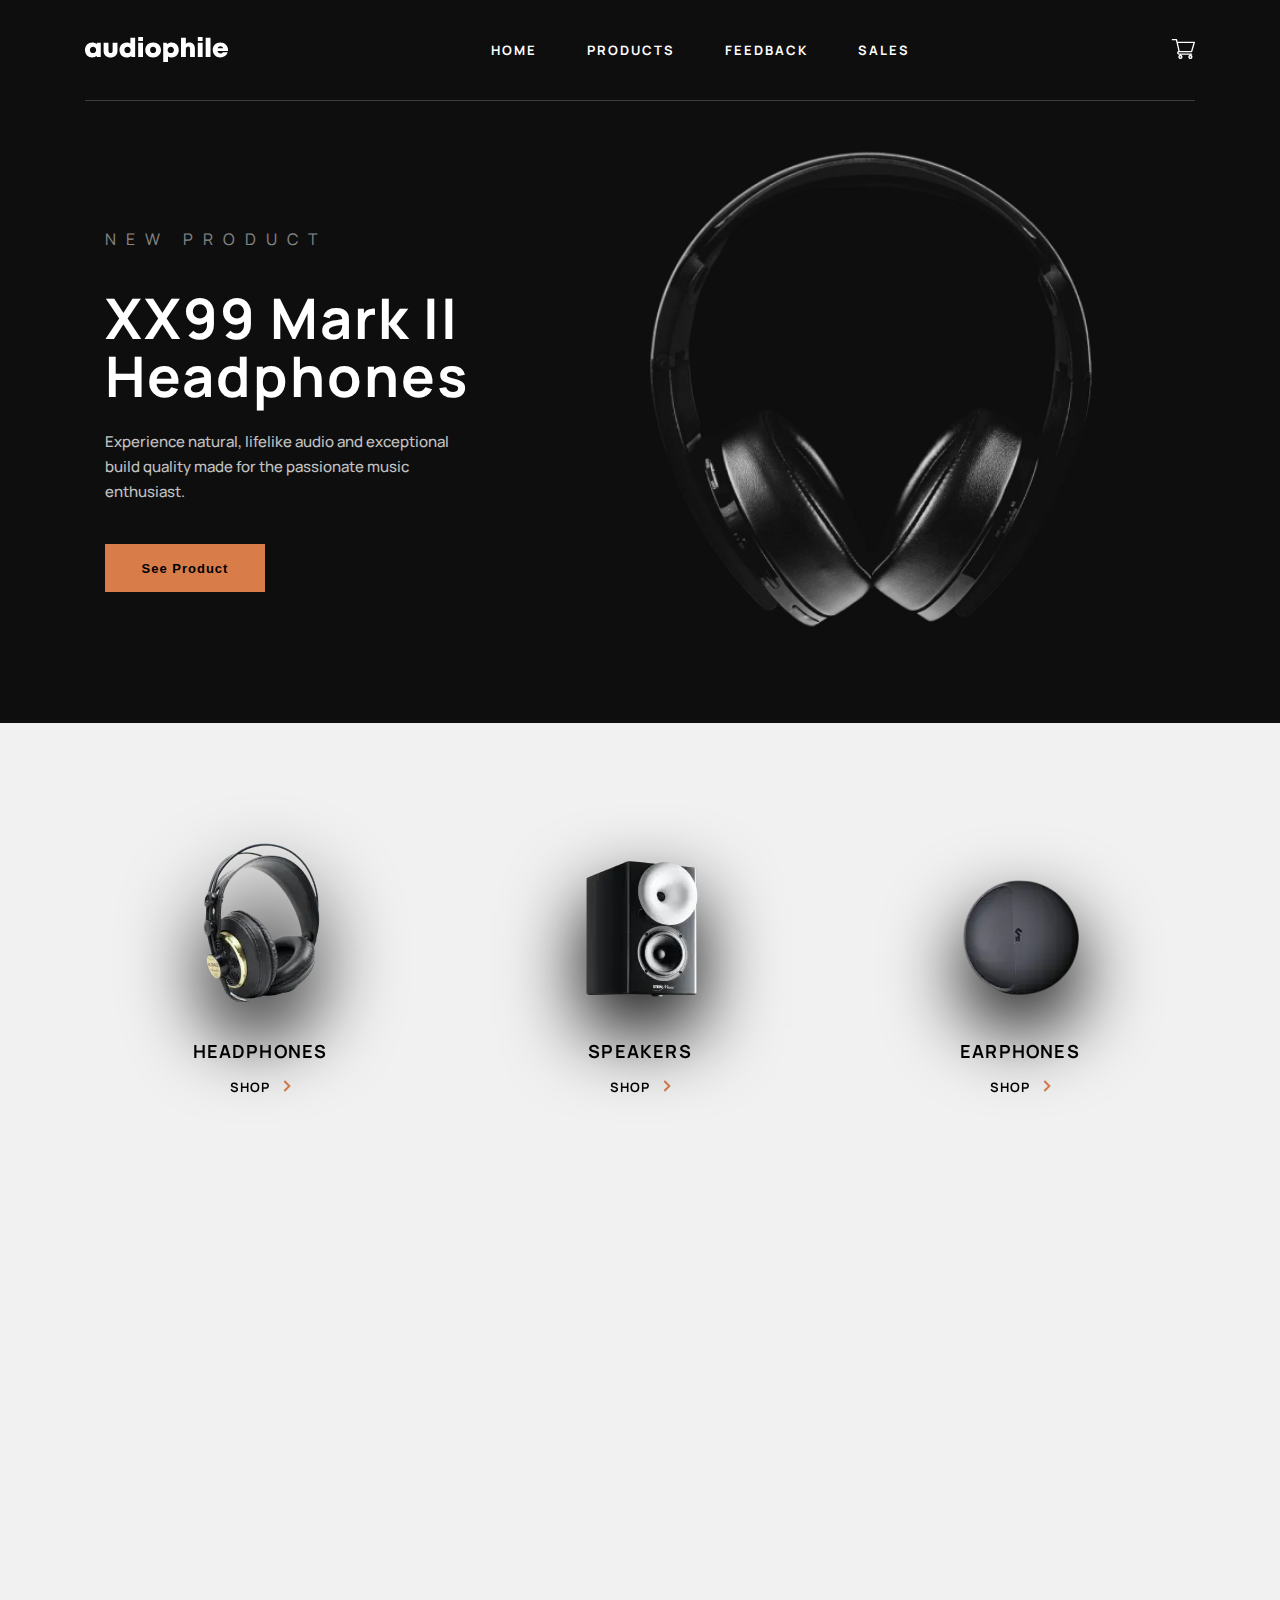
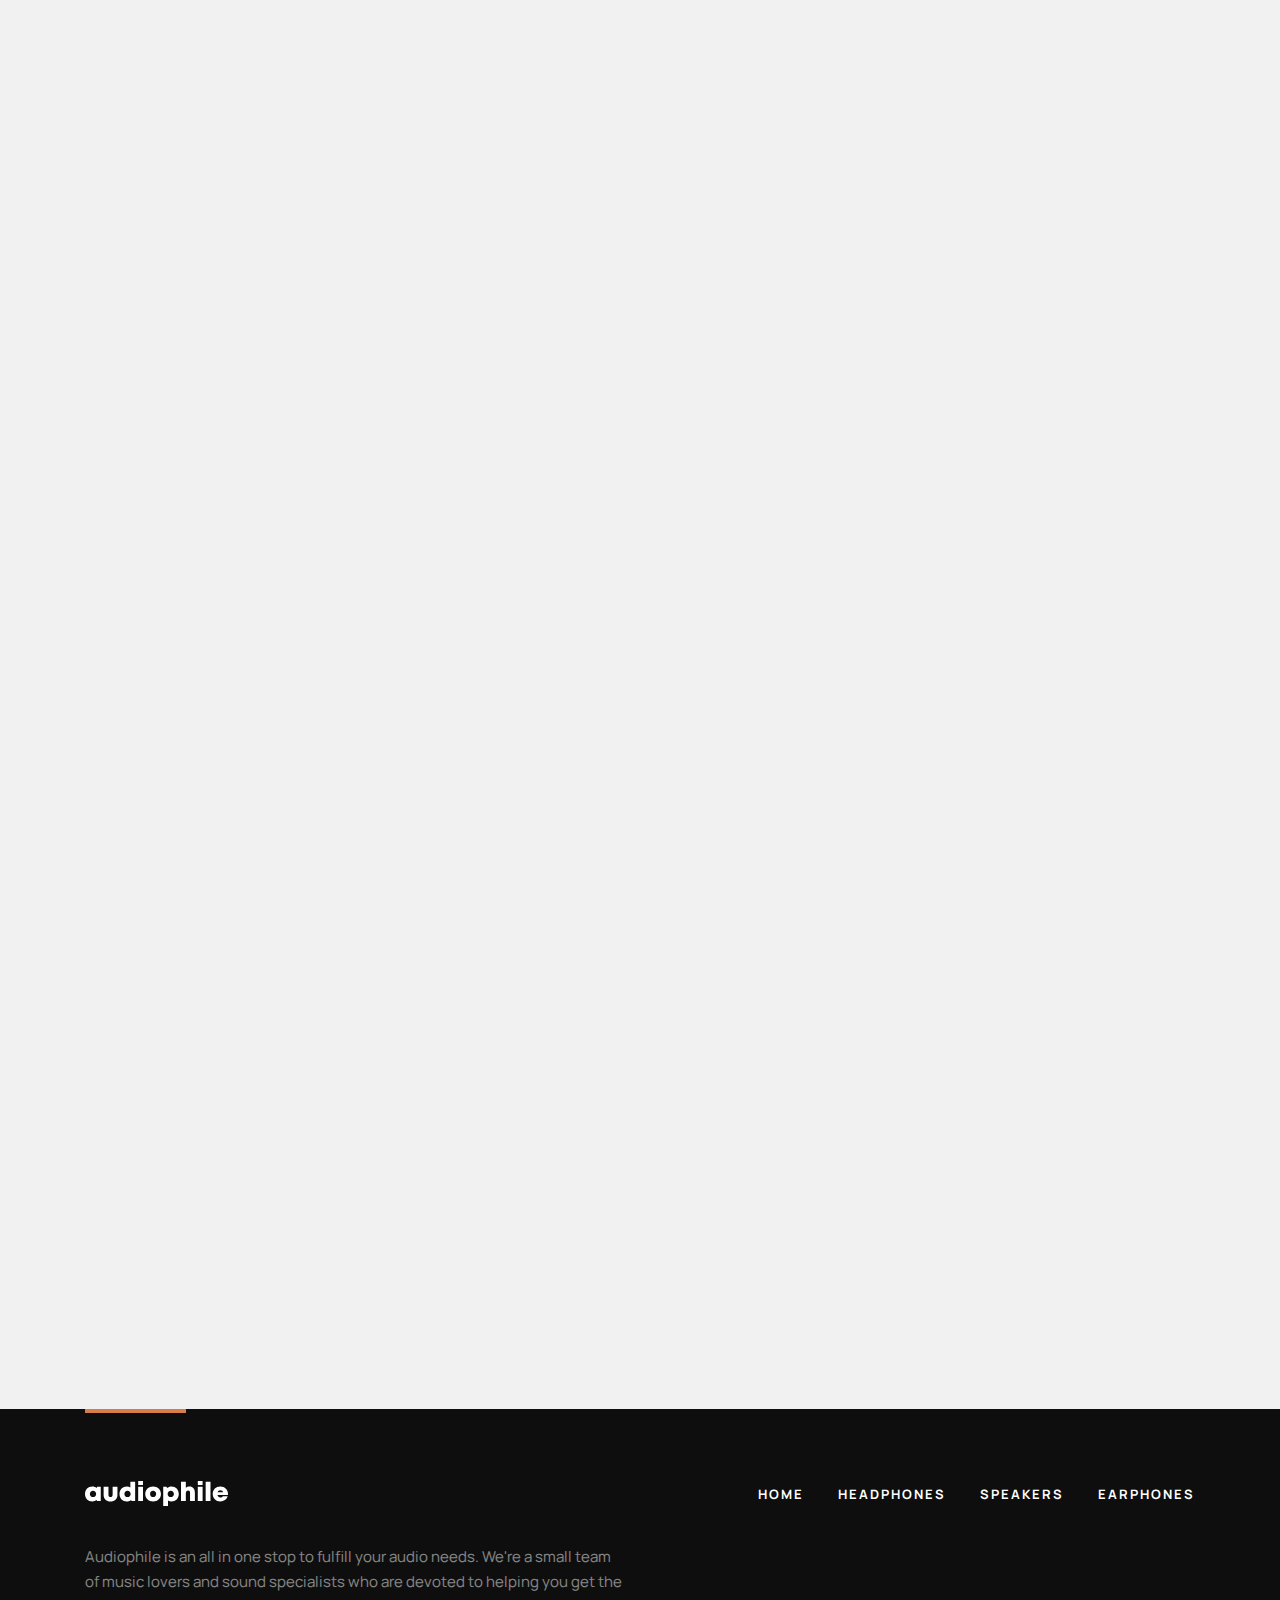
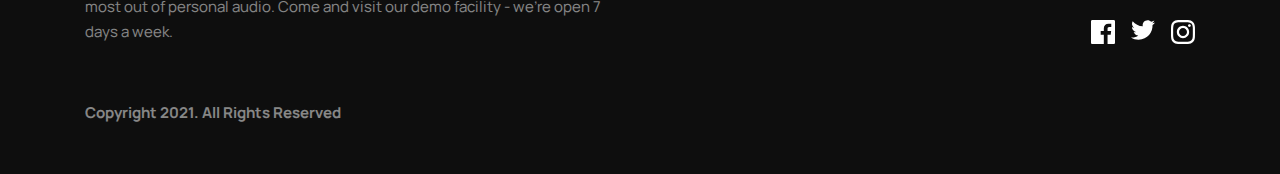
<file: index.html>
<!DOCTYPE html>
<html lang="en">
  <head>
    <meta charset="UTF-8" />
    <meta name="viewport" content="width=device-width, initial-scale=1.0" />
    <link href="https://unpkg.com/aos@2.3.1/dist/aos.css" rel="stylesheet" />
    <link
      rel="stylesheet"
      href="https://cdn.jsdelivr.net/npm/swiper@11/swiper-bundle.min.css"
    />
    <link rel="stylesheet" href="style/global.css" />
    <title>finap_project</title>
  </head>
  <body>
    <header>
      <div class="header_container">
        <div class="header_content">
          <div class="logo_container">
            <div class="menu_btn">
              <div class="menu_btn_burger"></div>
            </div>
            <div class="logo">
              <a href="#">
                <img
                  src="essets/svg/header/audiophile.svg"
                  alt="audiophile"
                  class="img"
                />
              </a>
            </div>
          </div>
          <div class="phone_logo">
            <img src="./essets/svg/header/audiophile-phone.svg" alt="" />
          </div>
          <div class="navigation">
            <nav>
              <ul>
                <li><a href="#">HOME</a></li>
                <li><a href="#ourinfo">PRODUCTS</a></li>
                <li><a href="#feedback">FEEDBACK</a></li>
                <li><a href="#sales">SALES</a></li>
              </ul>
            </nav>
          </div>
          <div class="cart">
            <a href="#">
              <svg
                class="cart_svg"
                width="24"
                height="20"
                viewBox="0 0 24 20"
                fill="none"
                xmlns="http://www.w3.org/2000/svg"
              >
                <path
                  fill-rule="evenodd"
                  clip-rule="evenodd"
                  d="M8.18305 13.1946H8.18198C7.80577 13.1955 7.50006 13.491 7.50006 13.8542C7.50006 14.2179 7.80684 14.5139 8.18376 14.5139H20.5815C20.9591 14.5139 21.2652 14.8092 21.2652 15.1736C21.2652 15.538 20.9591 15.8333 20.5815 15.8333H8.18376C7.05281 15.8333 6.13267 14.9455 6.13267 13.8542C6.13267 13.0421 6.64241 12.343 7.36902 12.0382L4.90059 1.31944H1.34678C0.969147 1.31944 0.663086 1.02412 0.663086 0.659722C0.663086 0.295329 0.969147 0 1.34678 0H5.44897C5.76945 0 6.04685 0.214753 6.11646 0.516611L6.6052 2.63889H23.3163C23.5308 2.63889 23.7329 2.73613 23.8622 2.9014C23.9912 3.06668 24.0325 3.28074 23.9736 3.47986L21.2388 12.716C21.155 12.9991 20.8866 13.1944 20.5815 13.1944H8.18572L8.18305 13.1946ZM20.0657 11.875L22.4098 3.95837H6.90893L8.73213 11.875H20.0657ZM9.41408 20C8.26536 20 7.33075 19.0654 7.33075 17.9167C7.33075 16.768 8.26536 15.8334 9.41408 15.8334C10.5628 15.8334 11.4974 16.768 11.4974 17.9167C11.4974 19.0654 10.5628 20 9.41408 20ZM10.1085 17.9167C10.1085 17.5339 9.79693 17.2223 9.41408 17.2223C9.03123 17.2223 8.71964 17.5339 8.71964 17.9167C8.71964 18.2996 9.03123 18.6112 9.41408 18.6112C9.79693 18.6112 10.1085 18.2996 10.1085 17.9167ZM17.3323 17.9167C17.3323 19.0654 18.2669 20 19.4156 20C20.5643 20 21.4989 19.0654 21.4989 17.9167C21.4989 16.768 20.5643 15.8334 19.4156 15.8334C18.2669 15.8334 17.3323 16.768 17.3323 17.9167ZM19.4156 17.2223C19.7984 17.2223 20.11 17.5339 20.11 17.9167C20.11 18.2996 19.7984 18.6112 19.4156 18.6112C19.0327 18.6112 18.7211 18.2996 18.7211 17.9167C18.7211 17.5339 19.0327 17.2223 19.4156 17.2223Z"
                  fill="white"
                />
              </svg>
            </a>
          </div>
        </div>
      </div>
      <div class="underline_container">
        <div class="underline"></div>
      </div>
      <div class="container">
        <div class="menu_container">
          <div class="menu">
            <nav>
              <ul>
                <li>
                  <a href="index.html">
                    <img src="./essets/svg/header/home.svg" alt="home" />
                    HOME
                  </a>
                </li>
                <li>
                  <a href="products.html"
                    ><img
                      src="./essets/svg/header/products.svg"
                      alt=""
                    />PRODUCTS</a
                  >
                </li>
                <li>
                  <a href="checkout.html">
                    <img src="./essets/svg/header/Cart.svg" alt="cart" />
                    Cart
                  </a>
                </li>
              </ul>
            </nav>
          </div>
        </div>
        <div class="popup_container">
          <div class="popup">
            <p>Your cart items will be displayed here.</p>
          </div>
        </div>
      </div>
    </header>

    <main>
      <div class="container">
        <div class="text_continer">
          <div class="text_content">
            <span>NEW PRODUCT</span>
            <h2>XX99 Mark II Headphones</h2>
            <p class="info">
              Experience natural, lifelike audio and exceptional build quality
              made for the passionate music enthusiast.
            </p>
            <a href="products.html">
              <button>See Product</button>
            </a>
          </div>
          <div class="img_box">
            <img src="./essets/webp/main/headphones-1.webp" alt="headphones" />
          </div>
        </div>
      </div>
    </main>

    <section id="ourinfo">
      <div class="container_2" data-aos="fade-down-right">
        <div class="box_container">
          <div class="box margin">
            <div class="content">
              <div class="img_box">
                <img
                  src="./essets/webp/section_1/HEADPHONES.webp"
                  alt="HEADPHONES"
                />
              </div>
              <h3>HEADPHONES</h3>
              <a href="product.html?id=2"
                >SHOP
                <div class="img_arrow">
                  <img
                    src="./essets/svg/section_1/Path 2.svg"
                    alt="arrow"
                  /></div
              ></a>
            </div>
          </div>
          <div class="box margin">
            <div class="content">
              <div class="img_box">
                <img
                  src="./essets/webp/section_1/SPEAKERS.webp"
                  alt="SPEAKERS"
                />
              </div>
              <h3>SPEAKERS</h3>
              <a href="product.html?id=5"
                >SHOP
                <div class="img_arrow">
                  <img
                    src="./essets/svg/section_1/Path 2.svg"
                    alt="arrow"
                  /></div
              ></a>
            </div>
          </div>
          <div class="box margin">
            <div class="content">
              <div class="img_box">
                <img
                  src="./essets/webp/section_1/EARPHONES.webp"
                  alt="EARPHONES"
                />
              </div>
              <h3>EARPHONES</h3>
              <a href="product.html?id=6"
                >SHOP
                <div class="img_arrow">
                  <img
                    src="./essets/svg/section_1/Path 2.svg"
                    alt="arrow"
                  /></div
              ></a>
            </div>
          </div>
        </div>
      </div>
    </section>

    <section class="info_section">
      <div class="container_3" data-aos="fade-up-left">
        <div class="content">
          <div class="info_content">
            <h2>BRINGING YOU THE <span>BEST</span> AUDIO GERAR</h2>
            <p>
              Located at the heart of New York City, Audiophile is the premier
              store for high end headphones, earphones, speakers, and audio
              accessories. We have a large showroom and luxury demonstration
              rooms available for you to browse and experience a wide range of
              our products. Stop by our store to meet some of the fantastic
              people who make Audiophile the best place to buy your portable
              audio equipment.
            </p>
          </div>
          <div class="img_container">
            <div class="img_box">
              <img
                src="./essets/webp/section_2/Bitmap.webp"
                alt=""
                class="img_pc"
              />
              <img
                src="./essets/webp/section_2/Bitmap-tablet.webp"
                alt=""
                class="img_tablet"
              />
            </div>
          </div>
        </div>
      </div>
    </section>

    <section class="feedback_section" id="feedback">
      <div class="container_4" data-aos="fade-down-right">
        <div class="content">
          <div class="navigation_box">
            <h2>OUR HAPPY CUSTOMERS</h2>
            <div class="navigation_arrow">
              <div class="left_arrow">
                <img src="./essets/svg/section_4/left-arrow.svg" alt="" />
              </div>
              <div class="right_arrow">
                <img src="./essets/svg/section_4/right-arrow.svg" alt="" />
              </div>
            </div>
          </div>
          <!-- Slider main container -->
          <div class="swiper">
            <!-- Additional required wrapper -->
            <div class="swiper-wrapper">
              <!-- Slides -->
              <div class="swiper-slide">
                <div class="feedback">
                  <div class="img_box">
                    <img src="./essets/webp/section_4/rate_stars.webp" alt="" />
                  </div>
                  <h3>
                    Sarah M. <img src="essets/svg/section_4/done.svg" alt="" />
                  </h3>
                  <p>
                    "I'm blown away by the quality and style of the clothes I
                    received from Shop.co. From casual wear to elegant dresses,
                    every piece I've bought has exceeded my expectations.”
                  </p>
                </div>
              </div>
              <div class="swiper-slide">
                <div class="feedback">
                  <div class="img_box">
                    <img src="./essets/webp/section_4/rate_stars.webp" alt="" />
                  </div>
                  <h3>
                    Alex K. <img src="essets/svg/section_4/done.svg" alt="" />
                  </h3>
                  <p>
                    "Finding clothes that align with my personal style used to
                    be a challenge until I discovered Shop.co. The range of
                    options they offer is truly The stabled”
                  </p>
                </div>
              </div>
              <div class="swiper-slide">
                <div class="feedback">
                  <div class="img_box">
                    <img src="./essets/webp/section_4/rate_stars.webp" alt="" />
                  </div>
                  <h3>
                    James L. <img src="essets/svg/section_4/done.svg" alt="" />
                  </h3>
                  <p>
                    "As someone who's always on the lookout for unique fashion
                    pieces, I'm thrilled to have stumbled upon Shop.co. The
                    selection of clothes is not .”
                  </p>
                </div>
              </div>
              <div class="swiper-slide">
                <div class="feedback">
                  <div class="img_box">
                    <img src="./essets/webp/section_4/rate_stars.webp" alt="" />
                  </div>
                  <h3>
                    James L. <img src="essets/svg/section_4/done.svg" alt="" />
                  </h3>
                  <p>
                    "As someone who's always on the lookout for unique fashion
                    pieces, I'm thrilled to have stumbled upon Shop.co. The
                    selection of clothes is not .”
                  </p>
                </div>
              </div>
            </div>

            <!-- If we need navigation buttons -->
            <!-- <div class="swiper-button-prev"></div>
            <div class="swiper-button-next"></div> -->
          </div>
        </div>
      </div>
    </section>

    <section class="sale_data_section" id="sales">
      <div class="container_5" data-aos="fade-up-left">
        <div class="content">
          <h2>Big Summer Sale</h2>
          <div class="time_data">
            <div class="flex_row">
              <div class="data_box">
                <span id="day_data"></span>
                <p>DAYS</p>
              </div>
              <div class="data_box">
                <span id="hours_data"></span>
                <p>HOURS</p>
              </div>
            </div>
            <div class="flex_row_2">
              <div class="data_box">
                <span id="munutes_data"></span>
                <p>MUNUTES</p>
              </div>
              <div class="data_box">
                <span id="seconds_data"></span>
                <p>SECONDS</p>
              </div>
            </div>
          </div>
        </div>
      </div>
    </section>

    <div class="overlay"></div>

    <footer>
      <div class="footer_container">
        <div class="footer_content">
          <div class="footer_head">
            <div class="img_box">
              <div class="headline"></div>
              <img src="./essets/svg/footer/footer_logo.svg" alt="audiophile" />
            </div>
            <div class="navigation">
              <nav>
                <ul>
                  <li><a href="#">HOME</a></li>
                  <li><a href="#">HEADPHONES</a></li>
                  <li><a href="#">SPEAKERS</a></li>
                  <li><a href="#">EARPHONES</a></li>
                </ul>
              </nav>
            </div>
          </div>
          <div class="footer_info">
            <p>
              Audiophile is an all in one stop to fulfill your audio needs.
              We're a small team of music lovers and sound specialists who are
              devoted to helping you get the most out of personal audio. Come
              and visit our demo facility - we’re open 7 days a week.
            </p>
          </div>
          <div class="footer_end">
            <div>
              <span>Copyright 2021. All Rights Reserved</span>
            </div>
            <div class="socialmedea">
              <ul>
                <li>
                  <a href="">
                    <svg
                      class="social_svg"
                      width="24"
                      height="24"
                      viewBox="0 0 24 24"
                      fill="none"
                      xmlns="http://www.w3.org/2000/svg"
                    >
                      <path
                        d="M22.675 0H1.325C0.593 0 0 0.593 0 1.325V22.676C0 23.407 0.593 24 1.325 24H12.82V14.706H9.692V11.084H12.82V8.413C12.82 5.313 14.713 3.625 17.479 3.625C18.804 3.625 19.942 3.724 20.274 3.768V7.008L18.356 7.009C16.852 7.009 16.561 7.724 16.561 8.772V11.085H20.148L19.681 14.707H16.561V24H22.677C23.407 24 24 23.407 24 22.675V1.325C24 0.593 23.407 0 22.675 0Z"
                        fill="white"
                      />
                    </svg>
                  </a>
                </li>
                <li>
                  <a href="">
                    <svg
                      class="social_svg"
                      width="24"
                      height="20"
                      viewBox="0 0 24 20"
                      fill="none"
                      xmlns="http://www.w3.org/2000/svg"
                    >
                      <path
                        d="M24 2.55705C23.117 2.94905 22.168 3.21305 21.172 3.33205C22.189 2.72305 22.97 1.75805 23.337 0.608047C22.386 1.17205 21.332 1.58205 20.21 1.80305C19.313 0.846047 18.032 0.248047 16.616 0.248047C13.437 0.248047 11.101 3.21405 11.819 6.29305C7.728 6.08805 4.1 4.12805 1.671 1.14905C0.381 3.36205 1.002 6.25705 3.194 7.72305C2.388 7.69705 1.628 7.47605 0.965 7.10705C0.911 9.38805 2.546 11.522 4.914 11.997C4.221 12.185 3.462 12.229 2.69 12.081C3.316 14.037 5.134 15.46 7.29 15.5C5.22 17.123 2.612 17.848 0 17.54C2.179 18.937 4.768 19.752 7.548 19.752C16.69 19.752 21.855 12.031 21.543 5.10605C22.505 4.41105 23.34 3.54405 24 2.55705Z"
                        fill="white"
                      />
                    </svg>
                  </a>
                </li>
                <li>
                  <a href="">
                    <svg
                      class="social_svg"
                      width="24"
                      height="24"
                      viewBox="0 0 24 24"
                      fill="none"
                      xmlns="http://www.w3.org/2000/svg"
                    >
                      <path
                        fill-rule="evenodd"
                        clip-rule="evenodd"
                        d="M12 0C8.741 0 8.333 0.014 7.053 0.072C2.695 0.272 0.273 2.69 0.073 7.052C0.014 8.333 0 8.741 0 12C0 15.259 0.014 15.668 0.072 16.948C0.272 21.306 2.69 23.728 7.052 23.928C8.333 23.986 8.741 24 12 24C15.259 24 15.668 23.986 16.948 23.928C21.302 23.728 23.73 21.31 23.927 16.948C23.986 15.668 24 15.259 24 12C24 8.741 23.986 8.333 23.928 7.053C23.732 2.699 21.311 0.273 16.949 0.073C15.668 0.014 15.259 0 12 0ZM12 2.163C15.204 2.163 15.584 2.175 16.85 2.233C20.102 2.381 21.621 3.924 21.769 7.152C21.827 8.417 21.838 8.797 21.838 12.001C21.838 15.206 21.826 15.585 21.769 16.85C21.62 20.075 20.105 21.621 16.85 21.769C15.584 21.827 15.206 21.839 12 21.839C8.796 21.839 8.416 21.827 7.151 21.769C3.891 21.62 2.38 20.07 2.232 16.849C2.174 15.584 2.162 15.205 2.162 12C2.162 8.796 2.175 8.417 2.232 7.151C2.381 3.924 3.896 2.38 7.151 2.232C8.417 2.175 8.796 2.163 12 2.163ZM5.838 12C5.838 8.597 8.597 5.838 12 5.838C15.403 5.838 18.162 8.597 18.162 12C18.162 15.404 15.403 18.163 12 18.163C8.597 18.163 5.838 15.403 5.838 12ZM12 16C9.791 16 8 14.21 8 12C8 9.791 9.791 8 12 8C14.209 8 16 9.791 16 12C16 14.21 14.209 16 12 16ZM16.965 5.595C16.965 4.8 17.61 4.155 18.406 4.155C19.201 4.155 19.845 4.8 19.845 5.595C19.845 6.39 19.201 7.035 18.406 7.035C17.61 7.035 16.965 6.39 16.965 5.595Z"
                        fill="white"
                      />
                    </svg>
                  </a>
                </li>
              </ul>
            </div>
          </div>
        </div>
      </div>
    </footer>

    <script src="https://unpkg.com/aos@2.3.1/dist/aos.js"></script>
    <script src="https://cdn.jsdelivr.net/npm/swiper@11/swiper-bundle.min.js"></script>
    <script src="js/popup.js"></script>
    <script src="./js/script.js"></script>
  </body>
</html>
</file>
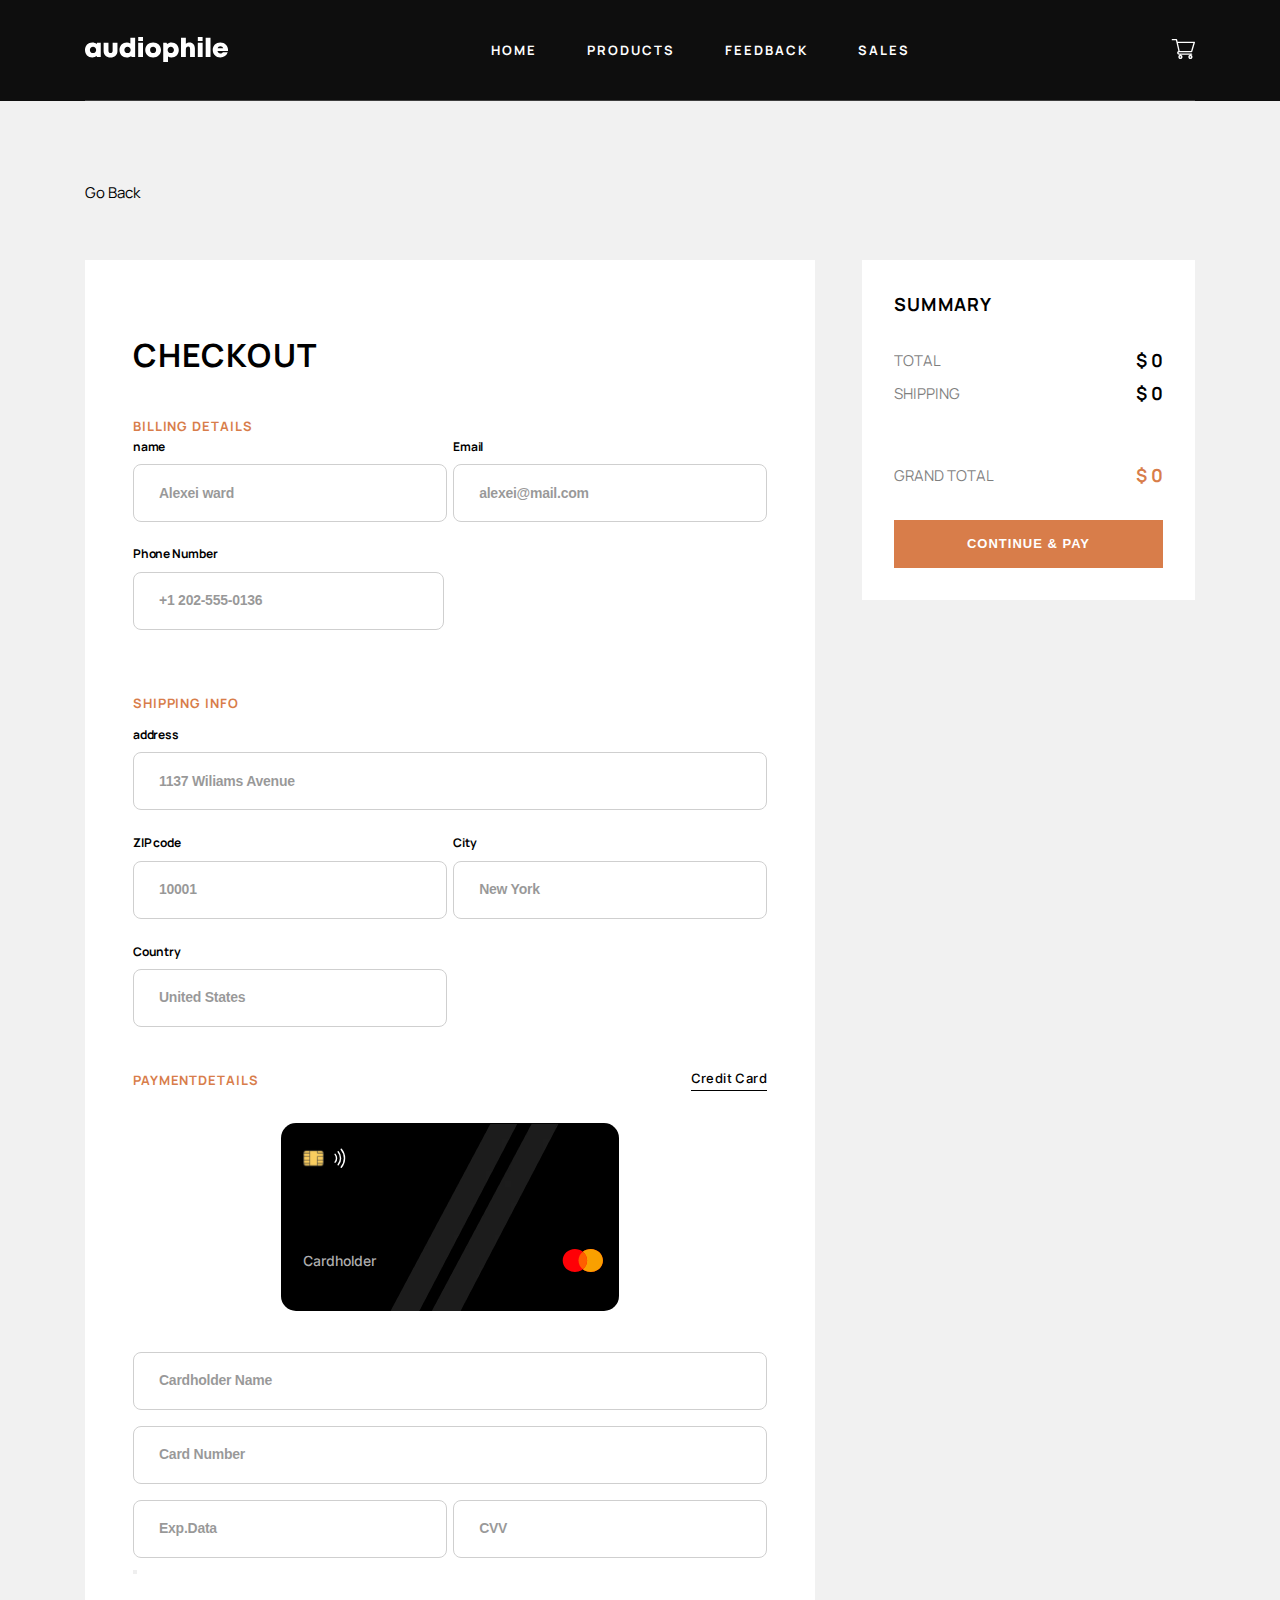
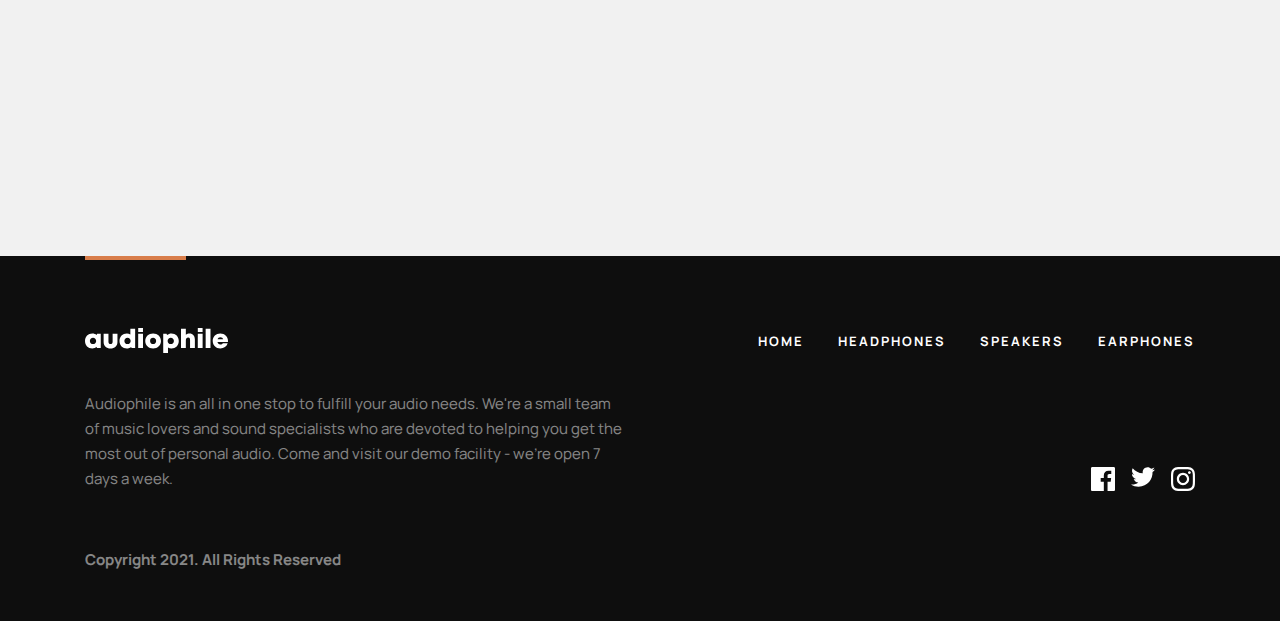
<file: checkout.html>
<!DOCTYPE html>
<html lang="en">
  <head>
    <meta charset="UTF-8" />
    <meta name="viewport" content="width=device-width, initial-scale=1.0" />
    <link rel="stylesheet" href="style/global.css" />
    <title>Document</title>
  </head>
  <body>
    <header>
      <div class="header_container">
        <div class="header_content">
          <div class="logo_container">
            <div class="menu_btn">
              <div class="menu_btn_burger"></div>
            </div>
            <div class="logo">
              <a href="#">
                <img
                  src="essets/svg/header/audiophile.svg"
                  alt="audiophile"
                  class="img"
                />
              </a>
            </div>
          </div>
          <div class="phone_logo">
            <img src="./essets/svg/header/audiophile-phone.svg" alt="" />
          </div>
          <div class="navigation">
            <nav>
              <ul>
                <li><a href="index.html">HOME</a></li>
                <li><a href="products.html">PRODUCTS</a></li>
                <li><a href="index.html">FEEDBACK</a></li>
                <li><a href="index.html">SALES</a></li>
              </ul>
            </nav>
          </div>
          <div class="cart">
            <a href="#">
              <svg
                class="cart_svg"
                width="24"
                height="20"
                viewBox="0 0 24 20"
                fill="none"
                xmlns="http://www.w3.org/2000/svg"
              >
                <path
                  fill-rule="evenodd"
                  clip-rule="evenodd"
                  d="M8.18305 13.1946H8.18198C7.80577 13.1955 7.50006 13.491 7.50006 13.8542C7.50006 14.2179 7.80684 14.5139 8.18376 14.5139H20.5815C20.9591 14.5139 21.2652 14.8092 21.2652 15.1736C21.2652 15.538 20.9591 15.8333 20.5815 15.8333H8.18376C7.05281 15.8333 6.13267 14.9455 6.13267 13.8542C6.13267 13.0421 6.64241 12.343 7.36902 12.0382L4.90059 1.31944H1.34678C0.969147 1.31944 0.663086 1.02412 0.663086 0.659722C0.663086 0.295329 0.969147 0 1.34678 0H5.44897C5.76945 0 6.04685 0.214753 6.11646 0.516611L6.6052 2.63889H23.3163C23.5308 2.63889 23.7329 2.73613 23.8622 2.9014C23.9912 3.06668 24.0325 3.28074 23.9736 3.47986L21.2388 12.716C21.155 12.9991 20.8866 13.1944 20.5815 13.1944H8.18572L8.18305 13.1946ZM20.0657 11.875L22.4098 3.95837H6.90893L8.73213 11.875H20.0657ZM9.41408 20C8.26536 20 7.33075 19.0654 7.33075 17.9167C7.33075 16.768 8.26536 15.8334 9.41408 15.8334C10.5628 15.8334 11.4974 16.768 11.4974 17.9167C11.4974 19.0654 10.5628 20 9.41408 20ZM10.1085 17.9167C10.1085 17.5339 9.79693 17.2223 9.41408 17.2223C9.03123 17.2223 8.71964 17.5339 8.71964 17.9167C8.71964 18.2996 9.03123 18.6112 9.41408 18.6112C9.79693 18.6112 10.1085 18.2996 10.1085 17.9167ZM17.3323 17.9167C17.3323 19.0654 18.2669 20 19.4156 20C20.5643 20 21.4989 19.0654 21.4989 17.9167C21.4989 16.768 20.5643 15.8334 19.4156 15.8334C18.2669 15.8334 17.3323 16.768 17.3323 17.9167ZM19.4156 17.2223C19.7984 17.2223 20.11 17.5339 20.11 17.9167C20.11 18.2996 19.7984 18.6112 19.4156 18.6112C19.0327 18.6112 18.7211 18.2996 18.7211 17.9167C18.7211 17.5339 19.0327 17.2223 19.4156 17.2223Z"
                  fill="white"
                />
              </svg>
            </a>
          </div>
        </div>
      </div>
      <div class="underline_container">
        <div class="underline"></div>
      </div>
      <div class="container">
        <div class="popup_container">
          <div class="popup">
            <p>Your cart items will be displayed here.</p>
          </div>
        </div>
      </div>
    </header>

    <section class="card_Info">
      <div class="card_info_container">
        <div class="back_container">
          <a href="index.html">Go Back</a>
        </div>
        <div class="rowBox">
          <div class="valaidation_container">
            <div class="valaidation">
              <h2>CHECKOUT</h2>
              <form id="myForm">
                <div class="billing_details_container">
                  <h3>BILLING DETAILS</h3>
                  <div class="input_continer_1">
                    <div class="nameBox">
                      <label>name</label>
                      <input type="text" placeholder="Alexei ward" />
                    </div>
                    <div class="emailBox">
                      <label>Email</label>
                      <input type="email" placeholder="alexei@mail.com" />
                    </div>
                  </div>
                  <div class="phoneNumberBox">
                    <label>Phone Number</label>
                    <input type="text" placeholder="+1 202-555-0136" />
                  </div>
                </div>
                <div class="shipping_info_container">
                  <h3>SHIPPING INFO</h3>
                  <div class="addressBox">
                    <label>address</label>
                    <input type="text" placeholder="1137 Wiliams Avenue" />
                  </div>
                  <div class="input_continer_2">
                    <div class="zipCodeBox">
                      <label>ZIP code</label>
                      <input type="text" placeholder="10001" />
                    </div>
                    <div class="cityBox">
                      <label>City</label>
                      <input type="text" placeholder="New York" />
                    </div>
                  </div>
                  <div class="countryBox">
                    <label>Country</label>
                    <input type="text" placeholder="United States" />
                  </div>
                </div>
                <div class="payment_containersHead">
                  <h3>PAYMENTDETAILS</h3>
                  <p>Credit Card</p>
                </div>
                <div class="payment_container">
                  <div class="banck_card">
                    <div class="linesBox">
                      <div class="backimg">
                        <!-- <img src="essets/webp/check/line1.webp" alt="" /> -->
                      </div>
                      <div class="backimg2">
                        <!-- <img src="essets/webp/check/line2.webp" alt="" /> -->
                      </div>
                    </div>
                    <div class="card_head">
                      <div class="imgBox">
                        <img src="essets/svg/check/cheap.svg" alt="chip" />
                      </div>
                      <div class="imgBox_2">
                        <img src="essets/svg/check/wifi.svg" alt="wi-fi" />
                      </div>
                    </div>
                    <div class="card_numbers">
                      <div>
                        <span id="span1"></span>
                      </div>
                      <div>
                        <span id="span2"></span>
                      </div>
                      <div>
                        <span id="span3"></span>
                      </div>
                      <div>
                        <span id="span4"></span>
                      </div>
                    </div>
                    <div class="holder">
                      <span>Cardholder</span>
                      <div class="imgBox">
                        <img
                          src="essets/svg/check/Mastercard.svg"
                          alt="mastercard"
                        />
                      </div>
                    </div>
                  </div>
                  <div class="payment_input_container">
                    <div class="Cardholder">
                      <input type="text" placeholder="Cardholder Name" />
                      <input
                        type="number"
                        id="cardnumber"
                        maxlength="16"
                        placeholder="Card Number"
                      />
                    </div>
                    <div class="rowBox_3">
                      <div>
                        <input type="text" placeholder="Exp.Data" />
                      </div>
                      <div>
                        <input type="text" placeholder="CVV" />
                      </div>
                    </div>
                  </div>
                </div>
                <button type="submit"></button>
              </form>
            </div>
          </div>
          <div class="cart_container">
            <div class="cart_info"></div>
          </div>
        </div>
      </div>
    </section>

    <div class="order">
      <div class="imgBox">
        <img src="./essets/svg/check/ovalCheck.svg" alt="check" />
      </div>
      <h2>THANK YOU FOR YOUR ORDER</h2>
      <p>You will receive an email confirmation shortly.</p>
      <a href="index.html">
        <button id="close">BACK TO HOME</button>
      </a>
    </div>

    <div class="overlay"></div>

    <footer>
      <div class="footer_container">
        <div class="footer_content">
          <div class="footer_head">
            <div class="img_box">
              <div class="headline"></div>
              <img src="./essets/svg/footer/footer_logo.svg" alt="audiophile" />
            </div>
            <div class="navigation">
              <nav>
                <ul>
                  <li><a href="#">HOME</a></li>
                  <li><a href="#">HEADPHONES</a></li>
                  <li><a href="#">SPEAKERS</a></li>
                  <li><a href="#">EARPHONES</a></li>
                </ul>
              </nav>
            </div>
          </div>
          <div class="footer_info">
            <p>
              Audiophile is an all in one stop to fulfill your audio needs.
              We're a small team of music lovers and sound specialists who are
              devoted to helping you get the most out of personal audio. Come
              and visit our demo facility - we’re open 7 days a week.
            </p>
          </div>
          <div class="footer_end">
            <div>
              <span>Copyright 2021. All Rights Reserved</span>
            </div>
            <div class="socialmedea">
              <ul>
                <li>
                  <a href="">
                    <svg
                      class="social_svg"
                      width="24"
                      height="24"
                      viewBox="0 0 24 24"
                      fill="none"
                      xmlns="http://www.w3.org/2000/svg"
                    >
                      <path
                        d="M22.675 0H1.325C0.593 0 0 0.593 0 1.325V22.676C0 23.407 0.593 24 1.325 24H12.82V14.706H9.692V11.084H12.82V8.413C12.82 5.313 14.713 3.625 17.479 3.625C18.804 3.625 19.942 3.724 20.274 3.768V7.008L18.356 7.009C16.852 7.009 16.561 7.724 16.561 8.772V11.085H20.148L19.681 14.707H16.561V24H22.677C23.407 24 24 23.407 24 22.675V1.325C24 0.593 23.407 0 22.675 0Z"
                        fill="white"
                      />
                    </svg>
                  </a>
                </li>
                <li>
                  <a href="">
                    <svg
                      class="social_svg"
                      width="24"
                      height="20"
                      viewBox="0 0 24 20"
                      fill="none"
                      xmlns="http://www.w3.org/2000/svg"
                    >
                      <path
                        d="M24 2.55705C23.117 2.94905 22.168 3.21305 21.172 3.33205C22.189 2.72305 22.97 1.75805 23.337 0.608047C22.386 1.17205 21.332 1.58205 20.21 1.80305C19.313 0.846047 18.032 0.248047 16.616 0.248047C13.437 0.248047 11.101 3.21405 11.819 6.29305C7.728 6.08805 4.1 4.12805 1.671 1.14905C0.381 3.36205 1.002 6.25705 3.194 7.72305C2.388 7.69705 1.628 7.47605 0.965 7.10705C0.911 9.38805 2.546 11.522 4.914 11.997C4.221 12.185 3.462 12.229 2.69 12.081C3.316 14.037 5.134 15.46 7.29 15.5C5.22 17.123 2.612 17.848 0 17.54C2.179 18.937 4.768 19.752 7.548 19.752C16.69 19.752 21.855 12.031 21.543 5.10605C22.505 4.41105 23.34 3.54405 24 2.55705Z"
                        fill="white"
                      />
                    </svg>
                  </a>
                </li>
                <li>
                  <a href="">
                    <svg
                      class="social_svg"
                      width="24"
                      height="24"
                      viewBox="0 0 24 24"
                      fill="none"
                      xmlns="http://www.w3.org/2000/svg"
                    >
                      <path
                        fill-rule="evenodd"
                        clip-rule="evenodd"
                        d="M12 0C8.741 0 8.333 0.014 7.053 0.072C2.695 0.272 0.273 2.69 0.073 7.052C0.014 8.333 0 8.741 0 12C0 15.259 0.014 15.668 0.072 16.948C0.272 21.306 2.69 23.728 7.052 23.928C8.333 23.986 8.741 24 12 24C15.259 24 15.668 23.986 16.948 23.928C21.302 23.728 23.73 21.31 23.927 16.948C23.986 15.668 24 15.259 24 12C24 8.741 23.986 8.333 23.928 7.053C23.732 2.699 21.311 0.273 16.949 0.073C15.668 0.014 15.259 0 12 0ZM12 2.163C15.204 2.163 15.584 2.175 16.85 2.233C20.102 2.381 21.621 3.924 21.769 7.152C21.827 8.417 21.838 8.797 21.838 12.001C21.838 15.206 21.826 15.585 21.769 16.85C21.62 20.075 20.105 21.621 16.85 21.769C15.584 21.827 15.206 21.839 12 21.839C8.796 21.839 8.416 21.827 7.151 21.769C3.891 21.62 2.38 20.07 2.232 16.849C2.174 15.584 2.162 15.205 2.162 12C2.162 8.796 2.175 8.417 2.232 7.151C2.381 3.924 3.896 2.38 7.151 2.232C8.417 2.175 8.796 2.163 12 2.163ZM5.838 12C5.838 8.597 8.597 5.838 12 5.838C15.403 5.838 18.162 8.597 18.162 12C18.162 15.404 15.403 18.163 12 18.163C8.597 18.163 5.838 15.403 5.838 12ZM12 16C9.791 16 8 14.21 8 12C8 9.791 9.791 8 12 8C14.209 8 16 9.791 16 12C16 14.21 14.209 16 12 16ZM16.965 5.595C16.965 4.8 17.61 4.155 18.406 4.155C19.201 4.155 19.845 4.8 19.845 5.595C19.845 6.39 19.201 7.035 18.406 7.035C17.61 7.035 16.965 6.39 16.965 5.595Z"
                        fill="white"
                      />
                    </svg>
                  </a>
                </li>
              </ul>
            </div>
          </div>
        </div>
      </div>
    </footer>

    <script src="js/popup.js"></script>
    <script src="js/checkout.js"></script>
  </body>
</html>
</file>
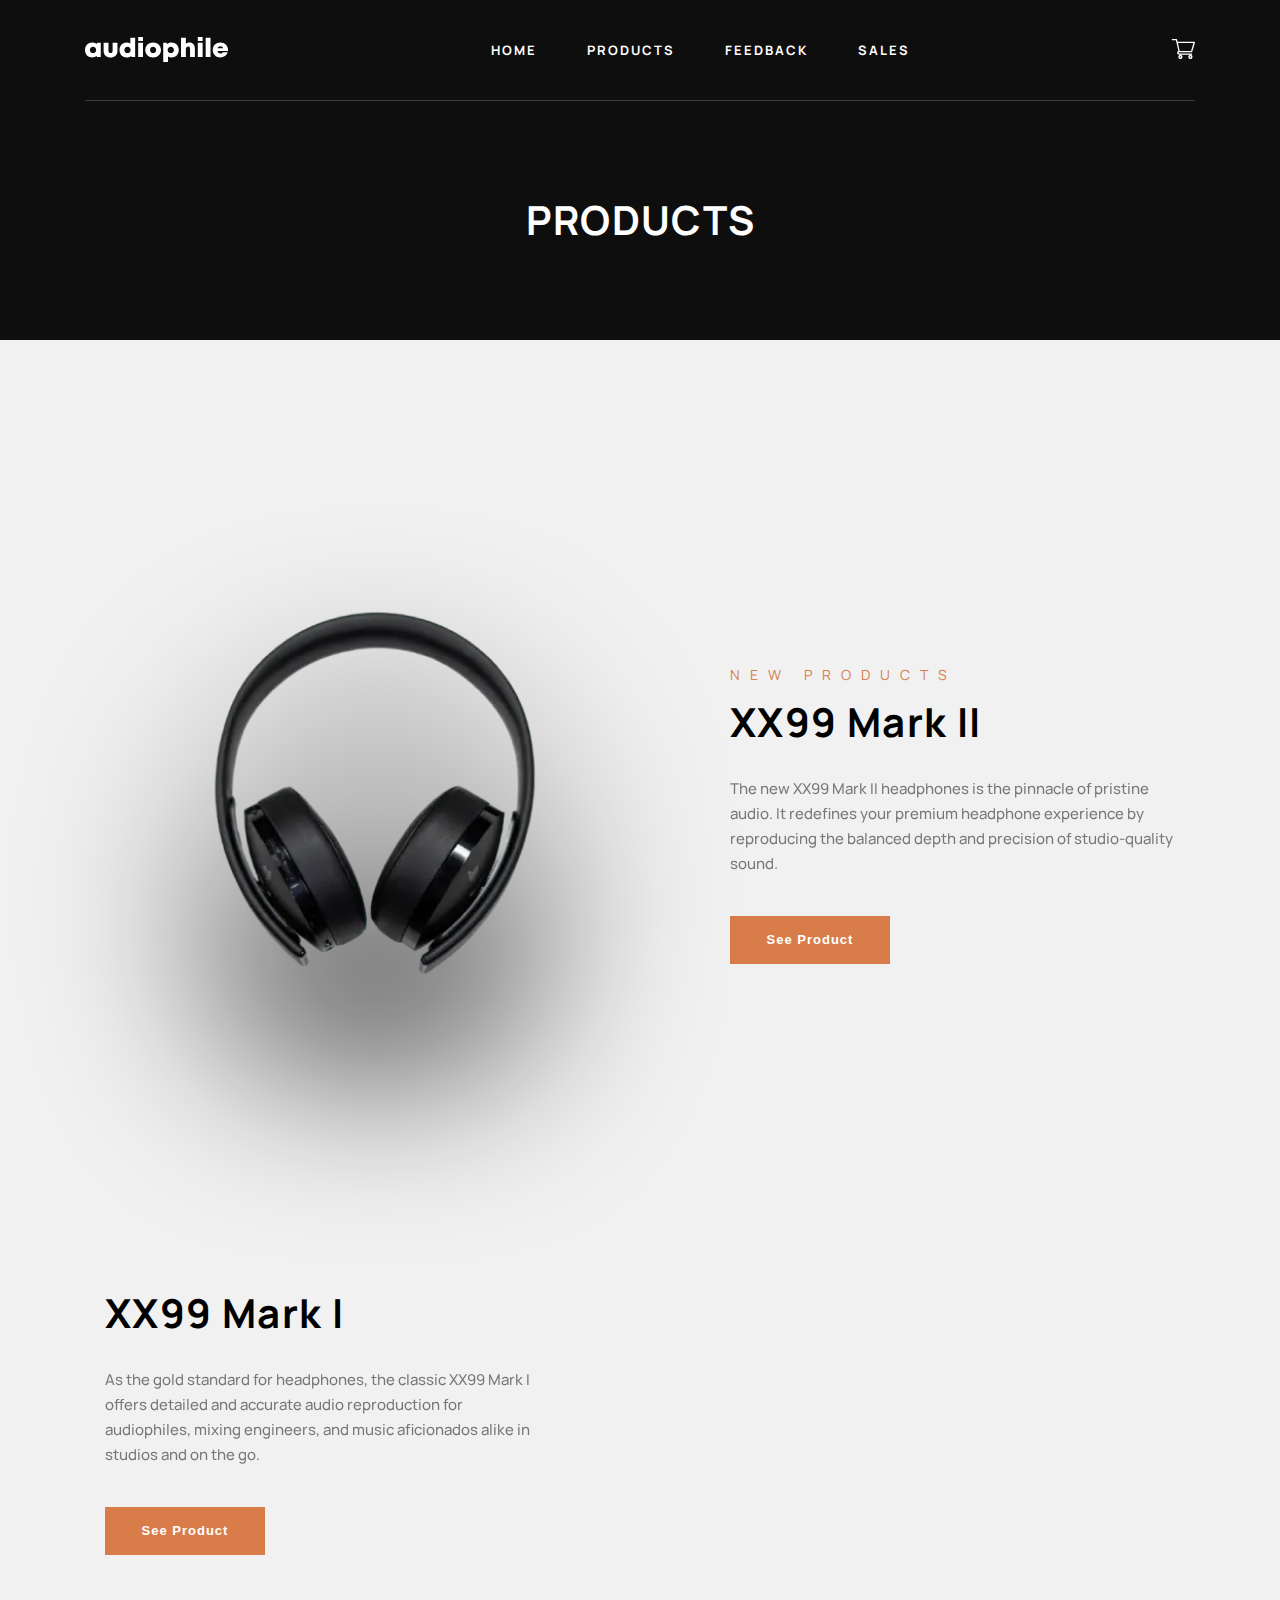
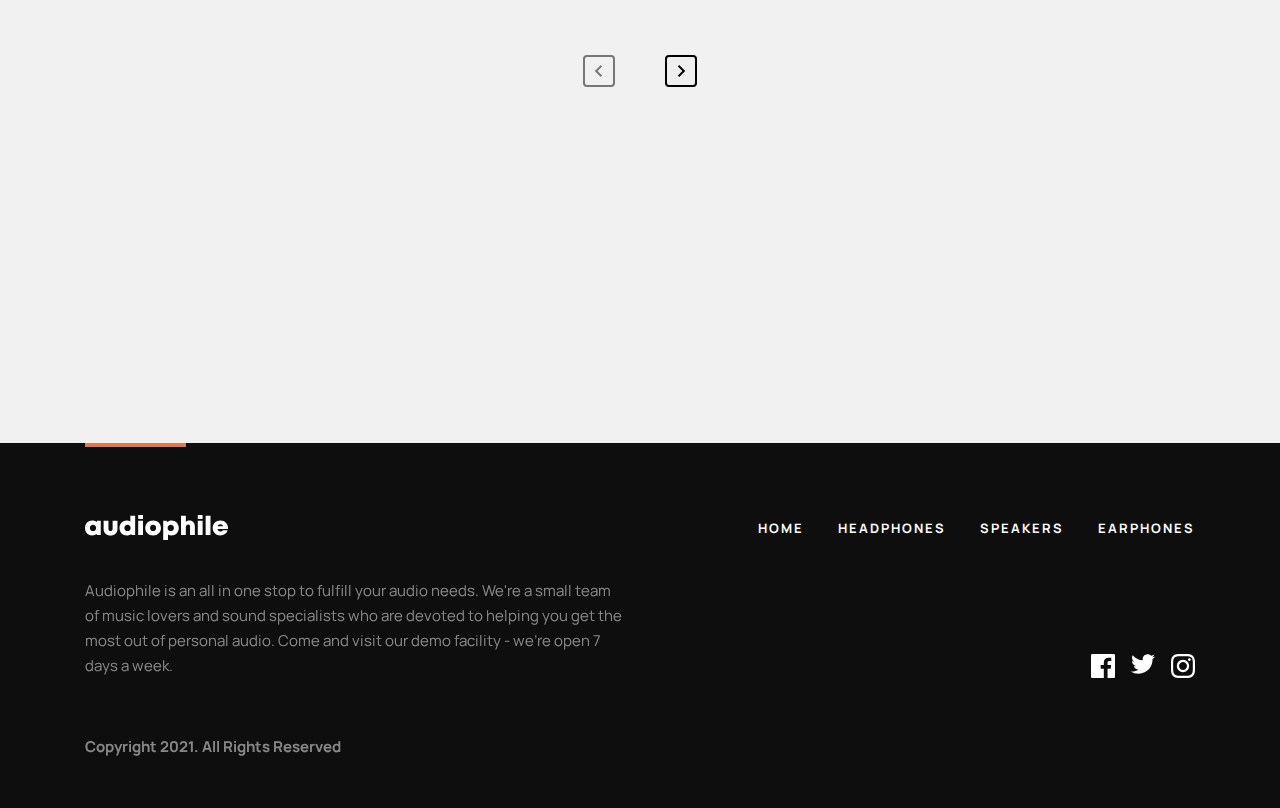
<file: products.html>
<!DOCTYPE html>
<html lang="en">
  <head>
    <meta charset="UTF-8" />
    <meta name="viewport" content="width=device-width, initial-scale=1.0" />
    <link rel="stylesheet" href="style/global.css" />
    <title>Document</title>
  </head>
  <body>
    <header>
      <div class="header_container">
        <div class="header_content">
          <div class="logo_container">
            <div class="menu_btn">
              <div class="menu_btn_burger"></div>
            </div>
            <div class="logo">
              <a href="#">
                <img
                  src="essets/svg/header/audiophile.svg"
                  alt="audiophile"
                  class="img"
                />
              </a>
            </div>
          </div>
          <div class="phone_logo">
            <img src="./essets/svg/header/audiophile-phone.svg" alt="" />
          </div>
          <div class="navigation">
            <nav>
              <ul>
                <li><a href="index.html">HOME</a></li>
                <li><a href="#">PRODUCTS</a></li>
                <li><a href="index.html">FEEDBACK</a></li>
                <li><a href="index.html">SALES</a></li>
              </ul>
            </nav>
          </div>
          <div class="cart">
            <a href="#">
              <svg
                class="cart_svg"
                width="24"
                height="20"
                viewBox="0 0 24 20"
                fill="none"
                xmlns="http://www.w3.org/2000/svg"
              >
                <path
                  fill-rule="evenodd"
                  clip-rule="evenodd"
                  d="M8.18305 13.1946H8.18198C7.80577 13.1955 7.50006 13.491 7.50006 13.8542C7.50006 14.2179 7.80684 14.5139 8.18376 14.5139H20.5815C20.9591 14.5139 21.2652 14.8092 21.2652 15.1736C21.2652 15.538 20.9591 15.8333 20.5815 15.8333H8.18376C7.05281 15.8333 6.13267 14.9455 6.13267 13.8542C6.13267 13.0421 6.64241 12.343 7.36902 12.0382L4.90059 1.31944H1.34678C0.969147 1.31944 0.663086 1.02412 0.663086 0.659722C0.663086 0.295329 0.969147 0 1.34678 0H5.44897C5.76945 0 6.04685 0.214753 6.11646 0.516611L6.6052 2.63889H23.3163C23.5308 2.63889 23.7329 2.73613 23.8622 2.9014C23.9912 3.06668 24.0325 3.28074 23.9736 3.47986L21.2388 12.716C21.155 12.9991 20.8866 13.1944 20.5815 13.1944H8.18572L8.18305 13.1946ZM20.0657 11.875L22.4098 3.95837H6.90893L8.73213 11.875H20.0657ZM9.41408 20C8.26536 20 7.33075 19.0654 7.33075 17.9167C7.33075 16.768 8.26536 15.8334 9.41408 15.8334C10.5628 15.8334 11.4974 16.768 11.4974 17.9167C11.4974 19.0654 10.5628 20 9.41408 20ZM10.1085 17.9167C10.1085 17.5339 9.79693 17.2223 9.41408 17.2223C9.03123 17.2223 8.71964 17.5339 8.71964 17.9167C8.71964 18.2996 9.03123 18.6112 9.41408 18.6112C9.79693 18.6112 10.1085 18.2996 10.1085 17.9167ZM17.3323 17.9167C17.3323 19.0654 18.2669 20 19.4156 20C20.5643 20 21.4989 19.0654 21.4989 17.9167C21.4989 16.768 20.5643 15.8334 19.4156 15.8334C18.2669 15.8334 17.3323 16.768 17.3323 17.9167ZM19.4156 17.2223C19.7984 17.2223 20.11 17.5339 20.11 17.9167C20.11 18.2996 19.7984 18.6112 19.4156 18.6112C19.0327 18.6112 18.7211 18.2996 18.7211 17.9167C18.7211 17.5339 19.0327 17.2223 19.4156 17.2223Z"
                  fill="white"
                />
              </svg>
            </a>
          </div>
        </div>
      </div>
      <div class="underline_container">
        <div class="underline"></div>
      </div>
      <div class="container">
        <div class="popup_container">
          <div class="popup">
            <p>Your cart items will be displayed here.</p>
          </div>
        </div>
      </div>
    </header>

    <section class="products_main">
      <div class="main_container">
        <div class="text_continer">
          <h2>PRODUCTS</h2>
        </div>
      </div>
    </section>
    <section class="products_section">
      <div class="products_container">
        <div class="products_list">
          <!-- <div class="product">
            <div class="img_box">
              <img src="" alt="" />
            </div>
            <div class="text_container">
              <span></span>
              <h2></h2>
              <p></p>
              <button></button>
            </div>
          </div> -->
        </div>
        <div class="btn_box">
          <button id="perv-button" class="lf_arw">
            <img
              src="./essets/svg/main/products_page/left-arrow.svg"
              alt="left-arrow"
            />
          </button>
          <button id="next-button" class="rt_arw">
            <img
              src="./essets/svg/main/products_page/right-arrow.svg"
              alt="right-arrow"
            />
          </button>
        </div>
      </div>
    </section>

    <div class="overlay"></div>

    <footer>
      <div class="footer_container">
        <div class="footer_content">
          <div class="footer_head">
            <div class="img_box">
              <div class="headline"></div>
              <img src="./essets/svg/footer/footer_logo.svg" alt="audiophile" />
            </div>
            <div class="navigation">
              <nav>
                <ul>
                  <li><a href="#">HOME</a></li>
                  <li><a href="#">HEADPHONES</a></li>
                  <li><a href="#">SPEAKERS</a></li>
                  <li><a href="#">EARPHONES</a></li>
                </ul>
              </nav>
            </div>
          </div>
          <div class="footer_info">
            <p>
              Audiophile is an all in one stop to fulfill your audio needs.
              We're a small team of music lovers and sound specialists who are
              devoted to helping you get the most out of personal audio. Come
              and visit our demo facility - we’re open 7 days a week.
            </p>
          </div>
          <div class="footer_end">
            <div>
              <span>Copyright 2021. All Rights Reserved</span>
            </div>
            <div class="socialmedea">
              <ul>
                <li>
                  <a href="">
                    <svg
                      class="social_svg"
                      width="24"
                      height="24"
                      viewBox="0 0 24 24"
                      fill="none"
                      xmlns="http://www.w3.org/2000/svg"
                    >
                      <path
                        d="M22.675 0H1.325C0.593 0 0 0.593 0 1.325V22.676C0 23.407 0.593 24 1.325 24H12.82V14.706H9.692V11.084H12.82V8.413C12.82 5.313 14.713 3.625 17.479 3.625C18.804 3.625 19.942 3.724 20.274 3.768V7.008L18.356 7.009C16.852 7.009 16.561 7.724 16.561 8.772V11.085H20.148L19.681 14.707H16.561V24H22.677C23.407 24 24 23.407 24 22.675V1.325C24 0.593 23.407 0 22.675 0Z"
                        fill="white"
                      />
                    </svg>
                  </a>
                </li>
                <li>
                  <a href="">
                    <svg
                      class="social_svg"
                      width="24"
                      height="20"
                      viewBox="0 0 24 20"
                      fill="none"
                      xmlns="http://www.w3.org/2000/svg"
                    >
                      <path
                        d="M24 2.55705C23.117 2.94905 22.168 3.21305 21.172 3.33205C22.189 2.72305 22.97 1.75805 23.337 0.608047C22.386 1.17205 21.332 1.58205 20.21 1.80305C19.313 0.846047 18.032 0.248047 16.616 0.248047C13.437 0.248047 11.101 3.21405 11.819 6.29305C7.728 6.08805 4.1 4.12805 1.671 1.14905C0.381 3.36205 1.002 6.25705 3.194 7.72305C2.388 7.69705 1.628 7.47605 0.965 7.10705C0.911 9.38805 2.546 11.522 4.914 11.997C4.221 12.185 3.462 12.229 2.69 12.081C3.316 14.037 5.134 15.46 7.29 15.5C5.22 17.123 2.612 17.848 0 17.54C2.179 18.937 4.768 19.752 7.548 19.752C16.69 19.752 21.855 12.031 21.543 5.10605C22.505 4.41105 23.34 3.54405 24 2.55705Z"
                        fill="white"
                      />
                    </svg>
                  </a>
                </li>
                <li>
                  <a href="">
                    <svg
                      class="social_svg"
                      width="24"
                      height="24"
                      viewBox="0 0 24 24"
                      fill="none"
                      xmlns="http://www.w3.org/2000/svg"
                    >
                      <path
                        fill-rule="evenodd"
                        clip-rule="evenodd"
                        d="M12 0C8.741 0 8.333 0.014 7.053 0.072C2.695 0.272 0.273 2.69 0.073 7.052C0.014 8.333 0 8.741 0 12C0 15.259 0.014 15.668 0.072 16.948C0.272 21.306 2.69 23.728 7.052 23.928C8.333 23.986 8.741 24 12 24C15.259 24 15.668 23.986 16.948 23.928C21.302 23.728 23.73 21.31 23.927 16.948C23.986 15.668 24 15.259 24 12C24 8.741 23.986 8.333 23.928 7.053C23.732 2.699 21.311 0.273 16.949 0.073C15.668 0.014 15.259 0 12 0ZM12 2.163C15.204 2.163 15.584 2.175 16.85 2.233C20.102 2.381 21.621 3.924 21.769 7.152C21.827 8.417 21.838 8.797 21.838 12.001C21.838 15.206 21.826 15.585 21.769 16.85C21.62 20.075 20.105 21.621 16.85 21.769C15.584 21.827 15.206 21.839 12 21.839C8.796 21.839 8.416 21.827 7.151 21.769C3.891 21.62 2.38 20.07 2.232 16.849C2.174 15.584 2.162 15.205 2.162 12C2.162 8.796 2.175 8.417 2.232 7.151C2.381 3.924 3.896 2.38 7.151 2.232C8.417 2.175 8.796 2.163 12 2.163ZM5.838 12C5.838 8.597 8.597 5.838 12 5.838C15.403 5.838 18.162 8.597 18.162 12C18.162 15.404 15.403 18.163 12 18.163C8.597 18.163 5.838 15.403 5.838 12ZM12 16C9.791 16 8 14.21 8 12C8 9.791 9.791 8 12 8C14.209 8 16 9.791 16 12C16 14.21 14.209 16 12 16ZM16.965 5.595C16.965 4.8 17.61 4.155 18.406 4.155C19.201 4.155 19.845 4.8 19.845 5.595C19.845 6.39 19.201 7.035 18.406 7.035C17.61 7.035 16.965 6.39 16.965 5.595Z"
                        fill="white"
                      />
                    </svg>
                  </a>
                </li>
              </ul>
            </div>
          </div>
        </div>
      </div>
    </footer>
    <script src="js/popup.js"></script>
    <script src="./js/products.js"></script>
  </body>
</html>
</file>
<file: style/global.css>
/* http://meyerweb.com/eric/tools/css/reset/
   v2.0 | 20110126
   License: none (public domain)
*/
*,
*::before,
*::after {
  margin: 0;
  padding: 0;
  box-sizing: border-box;
}

html,
body,
div,
span,
applet,
object,
iframe,
h1,
h2,
h3,
h4,
h5,
h6,
p,
blockquote,
pre,
a,
abbr,
acronym,
address,
big,
cite,
code,
del,
dfn,
em,
img,
ins,
kbd,
q,
s,
samp,
small,
strike,
strong,
sub,
sup,
tt,
var,
b,
u,
i,
center,
dl,
dt,
dd,
ol,
ul,
li,
fieldset,
form,
label,
legend,
table,
caption,
tbody,
tfoot,
thead,
tr,
th,
td,
article,
aside,
canvas,
details,
embed,
figure,
figcaption,
footer,
header,
hgroup,
menu,
nav,
output,
ruby,
section,
summary,
time,
mark,
audio,
video {
  margin: 0;
  padding: 0;
  border: 0;
  font-size: 100%;
  font: inherit;
  vertical-align: baseline;
  text-decoration: none;
}

/* HTML5 display-role reset for older browsers */
article,
aside,
details,
figcaption,
figure,
footer,
header,
hgroup,
menu,
nav,
section {
  display: block;
}

body {
  line-height: 1;
  font-family: "Work Sans", sans-serif;
  background-color: #f7f7f7;
}

ol,
ul {
  list-style: none;
}

blockquote,
q {
  quotes: none;
}

blockquote:before,
blockquote:after,
q:before,
q:after {
  content: "";
  content: none;
}

table {
  border-collapse: collapse;
  border-spacing: 0;
}

button {
  cursor: pointer;
}

html {
  scroll-behavior: smooth;
}

input[type=text] {
  -webkit-appearance: none;
  -moz-appearance: none;
  appearance: none;
}

@font-face {
  font-family: "Noto Sans Georgian";
  src: url("../../essets/fonts/NotoSansGeorgian-VariableFont_wdth,wght.ttf");
}
@font-face {
  font-family: "Manrope";
  src: url("../../essets/fonts/Manrope-VariableFont_wght.ttf");
}
@font-face {
  font-family: "Integral CF";
  src: url("../../essets/fonts/Fontspring-DEMO-integralcf-bold.otf");
}
@font-face {
  font-family: "Poppins";
  src: url("../../essets/fonts/Poppins-Black.ttf");
}
@font-face {
  font-family: "Poppins light";
  src: url("../../essets/fonts/Poppins-Light.ttf");
}
@font-face {
  font-family: "Inter";
  src: url("../../essets/fonts/Inter-VariableFont_slnt,wght.ttf");
}
@font-face {
  font-family: "karla";
  src: url("../../essets/fonts/Karla-VariableFont_wght.ttf");
}
body {
  font-family: "Manrope", sans-serif;
}

body main .container .text_continer .text_content h2 {
  margin-top: 40px;
}

body header {
  height: 100px;
  position: relative;
  z-index: 3;
}
body header .header_container {
  max-width: 100%;
  height: 100px;
  margin: 0 auto;
  background-color: #0e0e0e;
  padding: 0px 20px;
  display: flex;
  flex-direction: row;
  justify-content: center;
  align-items: center;
  flex-wrap: nowrap;
}
@media (max-width: 850px) {
  body header .header_container {
    padding: 0px 0px;
  }
}
@media (max-width: 720px) {
  body header .header_container {
    padding: 0px 0px;
  }
}
body header .header_container .header_content {
  max-width: 1110px;
  width: 100%;
  background-color: #0e0e0e;
  display: flex;
  flex-direction: row;
  justify-content: space-between;
  align-items: center;
  flex-wrap: nowrap;
}
@media (max-width: 850px) {
  body header .header_container .header_content {
    padding: 0px 40px;
  }
}
@media (max-width: 720px) {
  body header .header_container .header_content {
    padding: 0px 24px;
  }
}
body header .header_container .header_content .logo_container {
  width: auto;
  height: auto;
}
@media (max-width: 850px) {
  body header .header_container .header_content .logo_container {
    display: flex;
    flex-direction: row;
    justify-content: none;
    align-items: center;
    flex-wrap: nowrap;
  }
}
body header .header_container .header_content .logo_container .menu_btn_burger {
  display: none;
  width: 16px;
  height: 3px;
  background-color: white;
  transition: all 0.5s ease-in-out;
}
@media (max-width: 850px) {
  body header .header_container .header_content .logo_container .menu_btn_burger {
    display: block;
  }
}
body header .header_container .header_content .logo_container .menu_btn_burger::before, body header .header_container .header_content .logo_container .menu_btn_burger::after {
  content: " ";
  position: absolute;
  width: 16px;
  height: 3px;
  background-color: white;
  transition: all 0.5s ease-in-out;
}
body header .header_container .header_content .logo_container .menu_btn_burger::before {
  transform: translateY(-6px);
}
body header .header_container .header_content .logo_container .menu_btn_burger::after {
  transform: translateY(6px);
}
body header .header_container .header_content .logo_container .menu_btn {
  display: none;
  margin-right: 42px;
  display: flex;
  flex-direction: row;
  justify-content: center;
  align-items: center;
  flex-wrap: nowrap;
  width: 16px;
  cursor: pointer;
  transition: all 0.5s ease-in-out;
}
@media (max-width: 720px) {
  body header .header_container .header_content .logo_container .menu_btn {
    margin-right: 0px;
  }
}
@media (max-width: 850px) {
  body header .header_container .header_content .logo_container .menu_btn {
    display: block;
  }
}
body header .header_container .header_content .logo_container .menu_btn.open .menu_btn_burger {
  transform: rotate(90deg);
  background-color: transparent;
  transition: all 0.5s ease-in-out;
}
body header .header_container .header_content .logo_container .menu_btn.open .menu_btn_burger::before {
  transform: rotate(45deg);
}
body header .header_container .header_content .logo_container .menu_btn.open .menu_btn_burger::after {
  transform: rotate(-45deg);
}
@media (max-width: 720px) {
  body header .header_container .header_content .logo_container .logo {
    display: none;
  }
}
body header .header_container .header_content .phone_logo {
  display: none;
}
@media (max-width: 720px) {
  body header .header_container .header_content .phone_logo {
    display: block;
  }
}
@media (max-width: 850px) {
  body header .header_container .header_content .navigation {
    display: none;
  }
}
body header .header_container .header_content .navigation nav ul {
  display: flex;
}
body header .header_container .header_content .navigation nav ul li:not(:last-child) {
  margin-right: 50px;
}
body header .header_container .header_content .navigation nav ul a {
  font-size: 13px;
  font-weight: bold;
  line-height: 25px;
  letter-spacing: 2px;
  text-align: left;
  color: #fff;
  transition: all 0.5s ease-in-out;
}
body header .header_container .header_content .navigation nav ul a:hover {
  color: #d87d4a;
}
body header .header_container .header_content .cart a .cart_svg path {
  transition: all 0.5s ease-in-out;
}
body header .header_container .header_content .cart a:hover .cart_svg path {
  fill: #d87d4a;
}
body header .underline_container {
  background-color: #0e0e0e;
  padding: 0px 20px;
}
@media (max-width: 850px) {
  body header .underline_container {
    padding: 0px 40px;
  }
}
@media (max-width: 720px) {
  body header .underline_container {
    padding: 0px;
  }
}
body header .underline_container .underline {
  max-width: 1110px;
  width: 100%;
  height: 1px;
  margin: 0 auto;
  opacity: 0.2;
  background-color: #fff;
}
body header .container {
  max-width: 1110px;
  margin: 0 auto;
  height: 50px;
  display: flex;
  flex-direction: row;
  justify-content: space-between;
  align-items: center;
  flex-wrap: nowrap;
  position: relative;
  display: flex;
  flex-direction: row;
  justify-content: end;
  align-items: start;
  flex-wrap: nowrap;
}
@media (max-width: 850px) {
  body header .container {
    padding-right: 0px 20px;
  }
}
body header .container .menu_container {
  width: 398px;
  position: absolute;
  top: 0px;
  left: 0px;
  z-index: -1;
  overflow: hidden;
  visibility: hidden;
}
body header .container .menu_container.visibility {
  visibility: visible;
}
@media (max-width: 415px) {
  body header .container .menu_container {
    width: 350px;
  }
}
body header .container .menu_container .menu {
  width: 100%;
  height: 804px;
  background-color: #0e0e0e;
  transform: translateX(-400px);
  transition: all 0.5s ease-in-out;
}
body header .container .menu_container .menu.show_menu {
  transform: translateX(0px);
}
body header .container .menu_container .menu nav ul {
  padding-top: 25px;
}
body header .container .menu_container .menu nav ul li {
  width: 344px;
  height: 77px;
  margin-top: 12px;
  padding-left: 40px;
  display: flex;
  flex-direction: row;
  justify-content: start;
  align-items: center;
  flex-wrap: nowrap;
  transition: all 0.5s ease-in-out;
}
body header .container .menu_container .menu nav ul li:hover {
  background: rgba(229, 229, 229, 0.1098039216);
}
body header .container .menu_container .menu nav ul li a {
  font-family: "karla";
  font-size: 23.17px;
  font-weight: 400;
  line-height: 27.08px;
  letter-spacing: -0.02%;
  text-align: left;
  color: #fff;
  display: flex;
  flex-direction: row;
  justify-content: start;
  align-items: center;
  flex-wrap: nowrap;
}
body header .container .menu_container .menu nav ul li a img {
  margin-right: 30px;
}
body header .container .popup_container {
  height: 50px;
  padding: 0px 10px;
}
@media (max-width: 415px) {
  body header .container .popup_container {
    padding: 0px 0px;
  }
}
body header .container .popup_container .popup {
  opacity: 0;
  visibility: hidden;
  width: 377px;
  margin-top: 30px;
  background-color: #f8f8f8;
  border: 1px solid #ddd;
  padding: 32px;
  z-index: 4;
  transition: opacity 0.5s, visibility 0s 0.5s;
  display: flex;
  flex-direction: column;
  justify-content: center;
  align-items: center;
  flex-wrap: nowrap;
}
@media (max-width: 415px) {
  body header .container .popup_container .popup {
    width: 350px;
  }
}
body header .container .popup_container .popup.show {
  opacity: 1;
  visibility: visible;
  transition: opacity 0.5s;
}
body header .container .popup_container .popup .item {
  display: block;
  margin-top: 25px;
}
body header .container .popup_container .popup .productBox_Container {
  max-width: 313px;
  width: 100%;
  display: flex;
  flex-direction: column;
  justify-content: space-between;
  align-items: center;
  flex-wrap: nowrap;
}
body header .container .popup_container .popup .productBox_Container .product_Box {
  max-width: 313px;
  width: 100%;
  margin-bottom: 24px;
  display: flex;
  flex-direction: row;
  justify-content: space-between;
  align-items: center;
  flex-wrap: nowrap;
}
body header .container .popup_container .popup .productBox_Container .product_Box .imgbox {
  width: 64px;
  height: 64px;
  border-radius: 8px;
  padding: 12px;
  margin-right: 17px;
  background-color: #f1f1f1;
  display: flex;
  flex-direction: column;
  justify-content: center;
  align-items: center;
  flex-wrap: nowrap;
}
body header .container .popup_container .popup .productBox_Container .product_Box .imgbox img {
  width: 36px;
  height: 40px;
}
body header .container .popup_container .popup .productBox_Container .product_Box .text_container {
  width: 100%;
  display: flex;
  flex-direction: row;
  justify-content: space-between;
  align-items: center;
  flex-wrap: nowrap;
}
body header .container .popup_container .popup .productBox_Container .product_Box .text_container .Name_price_container h2 {
  font-size: 15px;
  font-weight: 700;
  line-height: 25px;
  text-align: left;
}
body header .container .popup_container .popup .productBox_Container .product_Box .text_container .Name_price_container .price {
  font-size: 14px;
  font-weight: 700;
  line-height: 25px;
  text-align: left;
  opacity: 0.5;
}
body header .container .popup_container .popup .productBox_Container .product_Box .quantity_remove_container {
  display: flex;
  flex-direction: row;
  justify-content: space-between;
  align-items: center;
  flex-wrap: nowrap;
}
body header .container .popup_container .popup .productBox_Container .product_Box .quantity_remove_container .quantity {
  margin-right: 18px;
  font-size: 13px;
  font-weight: 700;
  line-height: 17.76px;
  letter-spacing: 1px;
  text-align: center;
}
body header .container .popup_container .popup .productBox_Container .product_Box .quantity_remove_container .removebtn {
  width: 60px;
  height: 32px;
  border: none;
  font-size: 10px;
  font-weight: 700;
  line-height: 13.66px;
  letter-spacing: 1px;
  text-align: center;
  background-color: #f1f1f1;
}
body header .container .popup_container .popup .popupHead {
  max-width: 313px;
  width: 100%;
  margin-bottom: 32px;
  display: flex;
  flex-direction: row;
  justify-content: space-between;
  align-items: center;
  flex-wrap: nowrap;
  order: -1;
}
body header .container .popup_container .popup .popupHead div {
  font-size: 18px;
  font-weight: 700;
  line-height: 24.59px;
  letter-spacing: 1.2px;
  text-align: left;
}
body header .container .popup_container .popup .popupHead button {
  font-size: 15px;
  font-weight: 500;
  line-height: 25px;
  text-align: left;
  border: none;
  background-color: transparent;
  transition: all 0.5s ease-in-out;
}
body header .container .popup_container .popup .popupHead button:hover {
  color: #d87d4a;
  text-decoration: underline;
}
body header .container .popup_container .popup .price_container {
  max-width: 313px;
  width: 100%;
  margin-bottom: 24px;
  display: flex;
  flex-direction: row;
  justify-content: space-between;
  align-items: center;
  flex-wrap: nowrap;
}
body header .container .popup_container .popup .price_container p {
  opacity: 0.5;
  font-size: 15px;
  font-weight: 400;
  line-height: 25px;
  text-align: left;
}
body header .container .popup_container .popup .price_container span {
  font-size: 18px;
  font-weight: 700;
  line-height: 24.59px;
  text-align: center;
  color: #000000;
}
body header .container .popup_container .popup a {
  max-width: 313px;
  height: 48px;
  width: 100%;
}
body header .container .popup_container .popup a .check {
  max-width: 313px;
  height: 48px;
  width: 100%;
  border: none;
  font-size: 13px;
  font-weight: 700;
  line-height: 17.76px;
  letter-spacing: 1px;
  text-align: center;
  background-color: #d87d4a;
  transition: all 0.5s ease-in-out;
}
body header .container .popup_container .popup a .check:hover {
  background-color: #fbaf85;
  color: #fff;
}

body.no_scroll {
  overflow: hidden;
}
body main {
  background-color: #0e0e0e;
}
body main .container {
  display: flex;
  flex-direction: row;
  justify-content: center;
  align-items: none;
  flex-wrap: none;
}
body main .container .text_continer {
  max-width: 1110px;
  width: 100%;
  background-color: #0e0e0e;
  display: flex;
  flex-direction: row;
  justify-content: space-between;
  align-items: center;
  flex-wrap: nowrap;
}
@media (max-width: 850px) {
  body main .container .text_continer {
    height: 640px;
    position: relative;
    display: flex;
    justify-content: center;
  }
}
@media (max-width: 720px) {
  body main .container .text_continer {
    height: 550px;
  }
}
body main .container .text_continer .text_content {
  flex: 0.4;
  padding-left: 20px;
}
@media (max-width: 850px) {
  body main .container .text_continer .text_content {
    padding-left: 0px;
    flex: auto;
    position: absolute;
    z-index: 1;
    display: flex;
    flex-direction: column;
    justify-content: none;
    align-items: center;
    flex-wrap: nowrap;
  }
}
body main .container .text_continer .text_content span {
  font-size: clamp(0.1rem, 4vw - 1rem, 1rem);
  font-weight: 400;
  line-height: 19.12px;
  letter-spacing: 10px;
  text-align: left;
  opacity: 0.5;
  color: #fff;
}
@media (max-width: 850px) {
  body main .container .text_continer .text_content span {
    font-size: 14px;
  }
}
body main .container .text_continer .text_content h2 {
  max-width: 396px;
  margin-bottom: 24px;
  font-size: clamp(1rem, 3.5vw + 1rem, 3.5rem);
  font-weight: 700;
  line-height: 58px;
  letter-spacing: 2px;
  text-align: left;
  color: #fff;
}
@media (max-width: 850px) {
  body main .container .text_continer .text_content h2 {
    text-align: center;
    font-size: 56px;
  }
}
@media (max-width: 720px) {
  body main .container .text_continer .text_content h2 {
    font-size: 36px;
    line-height: 40px;
    letter-spacing: 1.2;
  }
}
body main .container .text_continer .text_content p {
  max-width: 349px;
  height: 75px;
  margin-bottom: 40px;
  font-size: 15px;
  font-weight: 500;
  line-height: 25px;
  text-align: left;
  opacity: 0.75;
  color: #fff;
}
@media (max-width: 850px) {
  body main .container .text_continer .text_content p {
    text-align: center;
    font-weight: 400;
  }
}
@media (max-width: 720px) {
  body main .container .text_continer .text_content p {
    max-width: 328px;
  }
}
body main .container .text_continer .text_content button {
  width: 160px;
  height: 48px;
  border: none;
  font-size: 13px;
  font-weight: 700;
  line-height: 17.76px;
  letter-spacing: 1px;
  background-color: #d87d4a;
  transition: all 0.5s ease-in-out;
}
body main .container .text_continer .text_content button a {
  color: #fff;
}
body main .container .text_continer .text_content button:hover {
  background-color: #fbaf85;
}
body main .container .img_box {
  flex: 0.6;
  margin-top: 13px;
  overflow: hidden;
}
@media (max-width: 850px) {
  body main .container .img_box {
    flex: auto;
    max-width: 100%;
    -o-object-fit: contain;
       object-fit: contain;
    background-position: center;
    display: flex;
    flex-direction: row;
    justify-content: center;
    align-items: none;
    flex-wrap: nowrap;
  }
}
body main .container .img_box img {
  width: 100%;
}
@media (max-width: 850px) {
  body main .container .img_box img {
    width: auto;
  }
}
body section {
  overflow: hidden;
}
body section .container_2 {
  padding: 0px 20px;
  display: flex;
  flex-direction: row;
  justify-content: center;
  align-items: none;
  flex-wrap: nowrap;
}
@media (max-width: 850px) {
  body section .container_2 {
    padding: 0px 40px;
  }
}
@media (max-width: 720px) {
  body section .container_2 {
    padding: 0px 24px;
  }
}
body section .container_2 .box_container {
  max-width: 1110px;
  width: 100%;
  margin-top: 120px;
  display: flex;
}
@media (max-width: 720px) {
  body section .container_2 .box_container {
    margin-top: 40px;
    display: flex;
    flex-direction: column;
    justify-content: none;
    align-items: center;
    flex-wrap: nowrap;
  }
}
body section .container_2 .box_container .margin:not(:last-child) {
  margin-right: 30px;
}
@media (max-width: 850px) {
  body section .container_2 .box_container .margin:not(:last-child) {
    margin-right: 10px;
  }
}
@media (max-width: 720px) {
  body section .container_2 .box_container .margin:not(:last-child) {
    margin-right: 0px;
    margin-bottom: 16px;
  }
}
body section .container_2 .box_container .box {
  max-width: 350px;
  width: 100%;
  height: 284px;
  display: flex;
  flex-direction: row;
  justify-content: none;
  align-items: end;
  flex-wrap: nowrap;
}
body section .container_2 .box_container .box .content {
  max-width: 350px;
  width: 100%;
  height: 204px;
  border-radius: 8px;
  display: flex;
  flex-direction: column;
  justify-content: end;
  align-items: center;
  flex-wrap: nowrap;
  background-color: #f1f1f1;
}
body section .container_2 .box_container .box .content .img_box {
  position: relative;
  top: -35px;
  filter: drop-shadow(0px 34px 40px #000000);
}
body section .container_2 .box_container .box .content h3 {
  margin-bottom: 15px;
  font-size: 18px;
  font-weight: 700;
  line-height: 24.59px;
  letter-spacing: 1.2px;
  text-align: center;
  color: #000000;
}
body section .container_2 .box_container .box .content a {
  margin-bottom: 30px;
  display: flex;
  flex-direction: row;
  justify-content: center;
  align-items: center;
  flex-wrap: nowrap;
  font-size: 13px;
  font-weight: 700;
  line-height: 17.76px;
  letter-spacing: 1px;
  text-align: center;
  color: #000000;
  cursor: pointer;
  transition: all 0.5s ease-in-out;
}
body section .container_2 .box_container .box .content a:hover {
  color: #d87d4a;
}
body section .container_2 .box_container .box .content .img_arrow {
  margin-left: 13px;
}
body .info_section {
  overflow: hidden;
}
body .info_section .container_3 {
  display: flex;
  flex-direction: row;
  justify-content: center;
  align-items: none;
  flex-wrap: nowrap;
  padding: 0px 20px;
}
@media (max-width: 850px) {
  body .info_section .container_3 {
    padding: 0px 40px;
  }
}
@media (max-width: 720px) {
  body .info_section .container_3 {
    padding: 0px 24px;
  }
}
body .info_section .container_3 .content {
  max-width: 1110px;
  width: 100%;
  margin-top: 112px;
  display: flex;
  flex-direction: row;
  justify-content: space-between;
  align-items: none;
  flex-wrap: nowrap;
}
@media (max-width: 850px) {
  body .info_section .container_3 .content {
    flex-direction: column-reverse;
  }
}
body .info_section .container_3 .content .info_content {
  flex: 1;
  display: flex;
  flex-direction: column;
  justify-content: center;
  align-items: none;
  flex-wrap: nowrap;
}
@media (max-width: 850px) {
  body .info_section .container_3 .content .info_content {
    align-items: center;
  }
}
body .info_section .container_3 .content .info_content h2 {
  max-width: 445px;
  margin-bottom: 32px;
  font-size: clamp(1rem, 3.5vw + 1rem, 2.5rem);
  font-weight: 700;
  line-height: 44px;
  letter-spacing: 1.4px;
  text-align: left;
  color: #000000;
}
@media (max-width: 850px) {
  body .info_section .container_3 .content .info_content h2 {
    max-width: 573px;
    text-align: center;
  }
}
@media (max-width: 720px) {
  body .info_section .container_3 .content .info_content h2 {
    font-weight: 700;
    line-height: 38.25px;
    letter-spacing: 1px;
    text-align: center;
  }
}
body .info_section .container_3 .content .info_content h2 span {
  color: #d87d4a;
}
body .info_section .container_3 .content .info_content p {
  max-width: 445px;
  opacity: 0.5;
  font-size: 15px;
  font-weight: 400;
  line-height: 25px;
  text-align: left;
}
@media (max-width: 850px) {
  body .info_section .container_3 .content .info_content p {
    max-width: 573px;
    text-align: center;
  }
}
body .info_section .container_3 .content .img_container {
  flex: 1;
  border-radius: 8px;
}
@media (max-width: 720px) {
  body .info_section .container_3 .content .img_container {
    width: 100%;
    overflow: hidden;
  }
}
@media (max-width: 850px) {
  body .info_section .container_3 .content .img_container .img_box {
    display: flex;
    flex-direction: row;
    justify-content: center;
    align-items: none;
    flex-wrap: nowrap;
  }
}
body .info_section .container_3 .content .img_container .img_box .img_pc {
  width: 100%;
}
@media (max-width: 850px) {
  body .info_section .container_3 .content .img_container .img_box .img_pc {
    display: none;
  }
}
body .info_section .container_3 .content .img_container .img_box .img_tablet {
  display: none;
}
@media (max-width: 850px) {
  body .info_section .container_3 .content .img_container .img_box .img_tablet {
    display: block;
    width: 100%;
  }
}
@media (max-width: 720px) {
  body .info_section .container_3 .content .img_container .img_box .img_tablet {
    width: auto;
    -o-object-fit: contain;
       object-fit: contain;
    background-position: center;
  }
}
body .feedback_section {
  overflow: hidden;
  padding: 0px 20px;
}
@media (max-width: 850px) {
  body .feedback_section {
    padding: 0px 40px;
  }
}
@media (max-width: 720px) {
  body .feedback_section {
    padding: 0px 24px;
  }
}
body .feedback_section .container_4 {
  display: flex;
  flex-direction: column;
  justify-content: none;
  align-items: center;
  flex-wrap: nowrap;
}
body .feedback_section .container_4 .content {
  max-width: 1110px;
  width: 100%;
  margin-top: 120px;
}
body .feedback_section .container_4 .content .navigation_box {
  margin-bottom: 53px;
  display: flex;
  flex-direction: row;
  justify-content: space-between;
  align-items: end;
  flex-wrap: nowrap;
}
@media (max-width: 720px) {
  body .feedback_section .container_4 .content .navigation_box {
    display: flex;
    flex-direction: column;
    justify-content: center;
    align-items: center;
    flex-wrap: nowrap;
  }
}
body .feedback_section .container_4 .content .navigation_box h2 {
  max-width: 585;
  font-family: "Integral CF";
  font-size: 48px;
  font-weight: 700;
  line-height: 57.6px;
  text-align: left;
}
@media (max-width: 720px) {
  body .feedback_section .container_4 .content .navigation_box h2 {
    padding: 0px 24px;
    font-size: 30px;
    line-height: 40px;
    text-align: center;
  }
}
body .feedback_section .container_4 .content .navigation_box .navigation_arrow {
  width: 62px;
  display: flex;
  flex-direction: row;
  justify-content: space-between;
  align-items: center;
  flex-wrap: nowrap;
}
@media (max-width: 720px) {
  body .feedback_section .container_4 .content .navigation_box .navigation_arrow {
    margin-top: 40px;
  }
}
body .feedback_section .container_4 .content .swiper {
  width: 1100;
  min-height: 240px;
}
body .feedback_section .container_4 .content .swiper .swiper-wrapper .swiper-slide {
  display: flex;
  flex-direction: row;
  justify-content: center;
  align-items: center;
  flex-wrap: nowrap;
}
body .feedback_section .container_4 .content .swiper .swiper-wrapper .swiper-slide .img_box {
  margin-bottom: 15px;
}
body .feedback_section .container_4 .content .swiper .swiper-wrapper .swiper-slide .feedback {
  width: 358px;
  min-height: 240px;
  padding: 28px 32px 28px 32px;
  border-radius: 20px;
  border: 1px solid rgba(0, 0, 0, 0.1019607843);
}
@media (max-width: 720px) {
  body .feedback_section .container_4 .content .swiper .swiper-wrapper .swiper-slide .feedback {
    display: flex;
    flex-direction: column;
    justify-content: center;
    align-items: center;
    flex-wrap: nowrap;
  }
}
body .feedback_section .container_4 .content .swiper .swiper-wrapper .swiper-slide .feedback h3 {
  margin-bottom: 12px;
  font-size: 20px;
  font-weight: 700;
  line-height: 22px;
}
body .feedback_section .container_4 .content .swiper .swiper-wrapper .swiper-slide .feedback p {
  font-family: "Noto Sans Georgian";
  font-size: 16px;
  font-weight: 400;
  line-height: 22px;
  text-align: left;
  color: rgba(0, 0, 0, 0.6);
}
@media (max-width: 720px) {
  body .feedback_section .container_4 .content .swiper .swiper-wrapper .swiper-slide .feedback p {
    font-size: 14px;
    text-align: center;
  }
}
body .sale_data_section {
  overflow: hidden;
  padding: 0px 20px;
}
@media (max-width: 850px) {
  body .sale_data_section {
    padding: 0px 40px;
  }
}
@media (max-width: 720px) {
  body .sale_data_section {
    padding: 0px 24px;
  }
}
body .sale_data_section .container_5 {
  display: flex;
  flex-direction: column;
  justify-content: none;
  align-items: center;
  flex-wrap: nowrap;
}
body .sale_data_section .container_5 .content {
  max-width: 1110px;
  width: 100%;
  margin-top: 120px;
}
@media (max-width: 720px) {
  body .sale_data_section .container_5 .content {
    display: flex;
    flex-direction: column;
    justify-content: none;
    align-items: center;
    flex-wrap: nowrap;
  }
}
body .sale_data_section .container_5 .content h2 {
  max-width: 585.44px;
  font-family: "Noto Sans Georgian";
  font-size: 48px;
  font-weight: 900;
  line-height: 65.28px;
}
@media (max-width: 720px) {
  body .sale_data_section .container_5 .content h2 {
    display: flex;
    text-align: center;
  }
}
body .sale_data_section .container_5 .content .time_data {
  display: flex;
  width: 100%;
  margin-top: 48px;
  display: flex;
  flex-direction: row;
  justify-content: center;
  align-items: center;
  flex-wrap: nowrap;
}
@media (max-width: 720px) {
  body .sale_data_section .container_5 .content .time_data {
    padding: 0px 24px;
    display: flex;
    flex-direction: column;
    justify-content: center;
    align-items: center;
    flex-wrap: nowrap;
  }
}
body .sale_data_section .container_5 .content .time_data .flex_row {
  width: 100%;
  display: flex;
  flex: 1;
  margin-right: 33px;
}
@media (max-width: 720px) {
  body .sale_data_section .container_5 .content .time_data .flex_row {
    display: flex;
    flex-direction: row;
    justify-content: center;
    align-items: center;
    flex-wrap: nowrap;
    margin-right: 0px;
    margin-bottom: 33px;
  }
}
body .sale_data_section .container_5 .content .time_data .flex_row_2 {
  width: 100%;
  display: flex;
  flex: 1;
}
@media (max-width: 720px) {
  body .sale_data_section .container_5 .content .time_data .flex_row_2 {
    display: flex;
    flex-direction: row;
    justify-content: center;
    align-items: center;
    flex-wrap: nowrap;
  }
}
body .sale_data_section .container_5 .content .time_data .data_box:not(:last-child) {
  margin-right: 33px;
}
body .sale_data_section .container_5 .content .time_data .data_box {
  max-width: 252px;
  width: 100%;
  height: 199px;
  border-radius: 22px;
  display: flex;
  flex-direction: column;
  justify-content: center;
  align-items: center;
  flex-wrap: nowrap;
  background-color: #101010;
}
body .sale_data_section .container_5 .content .time_data .data_box span {
  font-family: "Poppins";
  font-size: 64px;
  font-weight: 900;
  line-height: 96px;
  text-align: center;
  color: #fff;
}
body .sale_data_section .container_5 .content .time_data .data_box p {
  font-family: "Poppins light";
  font-size: 16px;
  font-weight: 300;
  line-height: 24px;
  text-align: center;
  color: #fff;
}
body .overlay {
  position: fixed;
  display: none;
  top: 0;
  left: 0;
  width: 100vw;
  height: 100vh;
  background-color: rgba(0, 0, 0, 0.5);
  z-index: 1;
}
body .overlay.active {
  display: block;
}

body .products_main {
  margin-bottom: 160px;
  background-color: #0e0e0e;
}
body .products_main .main_container {
  display: flex;
  flex-direction: row;
  justify-content: center;
  align-items: center;
  flex-wrap: nowrap;
}
body .products_main .main_container .text_continer {
  max-width: 1110px;
  width: 100%;
  height: 240px;
  background-color: #0e0e0e;
  display: flex;
  flex-direction: row;
  justify-content: center;
  align-items: center;
  flex-wrap: nowrap;
}
@media (max-width: 850px) {
  body .products_main .main_container .text_continer {
    height: 246px;
  }
}
@media (max-width: 720px) {
  body .products_main .main_container .text_continer {
    height: 102px;
  }
}
body .products_main .main_container .text_continer h2 {
  width: 229px;
  font-size: 40px;
  font-weight: 700;
  line-height: 44px;
  letter-spacing: 1.4px;
  text-align: center;
  color: #fff;
}
@media (max-width: 720px) {
  body .products_main .main_container .text_continer h2 {
    font-size: 28px;
    line-height: 38.25px;
    letter-spacing: 2px;
  }
}
body .products_section .products_container {
  display: flex;
  flex-direction: column;
  justify-content: center;
  align-items: center;
  flex-wrap: nowrap;
}
body .products_section .products_container .products_list {
  max-width: 1110px;
  width: 100%;
}
body .products_section .products_container .products_list .product:not(:last-child) {
  margin-bottom: 146px;
}
body .products_section .products_container .products_list .product {
  display: flex;
  flex-direction: row;
  justify-content: space-between;
  align-items: center;
  flex-wrap: nowrap;
  padding: 0px 20px;
}
@media (max-width: 850px) {
  body .products_section .products_container .products_list .product {
    width: 100%;
    padding: 0px 40px;
    display: flex;
    flex-direction: column;
    justify-content: center;
    align-items: center;
    flex-wrap: nowrap;
  }
}
@media (max-width: 720px) {
  body .products_section .products_container .products_list .product {
    padding: 0px 24px;
  }
}
body .products_section .products_container .products_list .product .img_box {
  display: flex;
  flex-direction: column;
  justify-content: center;
  align-items: center;
  flex-wrap: nowrap;
  max-width: 540px;
  margin-bottom: 52px;
  padding: 90px 90px;
  flex: 1;
  background-color: #f1f1f1;
}
@media (max-width: 850px) {
  body .products_section .products_container .products_list .product .img_box {
    max-width: none;
    width: 100%;
    height: 352px;
  }
}
body .products_section .products_container .products_list .product .img_box img {
  width: 100%;
  filter: drop-shadow(0px 100px 90px #000000);
}
@media (max-width: 850px) {
  body .products_section .products_container .products_list .product .img_box img {
    width: 220px;
    height: 243px;
  }
}
body .products_section .products_container .products_list .product .text_container {
  display: flex;
  flex-direction: column;
  justify-content: center;
  align-items: start;
  flex-wrap: nowrap;
  max-width: 445px;
  flex: 1;
}
@media (max-width: 850px) {
  body .products_section .products_container .products_list .product .text_container {
    max-width: 572px;
  }
}
@media (max-width: 850px) {
  body .products_section .products_container .products_list .product .text_container {
    display: flex;
    flex-direction: column;
    justify-content: center;
    align-items: center;
    flex-wrap: nowrap;
  }
}
body .products_section .products_container .products_list .product .text_container span {
  margin-bottom: 16px;
  font-size: 14px;
  font-weight: 400;
  line-height: 19.12px;
  letter-spacing: 10px;
  text-align: center;
  color: #d87d4a;
}
body .products_section .products_container .products_list .product .text_container h2 {
  margin-bottom: 32px;
  max-width: 445px;
  font-size: 40px;
  font-weight: 700;
  line-height: 44px;
  letter-spacing: 1.4px;
  text-align: left;
}
@media (max-width: 850px) {
  body .products_section .products_container .products_list .product .text_container h2 {
    text-align: center;
  }
}
@media (max-width: 720px) {
  body .products_section .products_container .products_list .product .text_container h2 {
    font-size: 28px;
    line-height: 38.25px;
  }
}
body .products_section .products_container .products_list .product .text_container p {
  max-width: 445px;
  margin-bottom: 40px;
  opacity: 0.5;
  font-size: 15px;
  font-weight: 500;
  line-height: 25px;
  color: #000000;
}
@media (max-width: 850px) {
  body .products_section .products_container .products_list .product .text_container p {
    max-width: 572px;
    margin-bottom: 24px;
    text-align: center;
  }
}
body .products_section .products_container .products_list .product .text_container button {
  width: 160px;
  height: 48px;
  border: none;
  font-size: 13px;
  font-weight: 700;
  line-height: 17.76px;
  letter-spacing: 1px;
  color: #fff;
  background-color: #d87d4a;
  transition: all 0.5s ease-in-out;
}
body .products_section .products_container .products_list .product .text_container button:hover {
  background-color: #fbaf85;
}
body .products_section .products_container .btn_box {
  width: 100%;
  margin: 100px;
  display: flex;
  flex-direction: row;
  justify-content: center;
  align-items: center;
  flex-wrap: nowrap;
}
body .products_section .products_container .btn_box .lf_arw {
  width: 32px;
  height: 32px;
  margin-right: 25px;
  display: flex;
  flex-direction: row;
  justify-content: center;
  align-items: center;
  flex-wrap: nowrap;
  border: 2px solid #000000;
  border-radius: 4px;
}
body .products_section .products_container .btn_box .rt_arw {
  width: 32px;
  height: 32px;
  margin-left: 25px;
  display: flex;
  flex-direction: row;
  justify-content: center;
  align-items: center;
  flex-wrap: nowrap;
  border: 2px solid #000000;
  border-radius: 4px;
}
body .opacity {
  opacity: 0.5;
  cursor: auto;
}
body .order {
  order: 2;
}
body .overlay {
  position: fixed;
  display: none;
  top: 0;
  left: 0;
  width: 100vw;
  height: 100vh;
  background-color: rgba(0, 0, 0, 0.5);
  z-index: 1;
}
body .overlay.active {
  display: block;
}

body .product_section {
  padding: 0px 15px;
}
body .product_section .product_container {
  display: flex;
  flex-direction: column;
  justify-content: center;
  align-items: center;
  flex-wrap: nowrap;
}
body .product_section .product_container .back_container {
  display: flex;
  max-width: 1110px;
  width: 100%;
  margin: 80px 0px 55px 0px;
}
@media (max-width: 850px) {
  body .product_section .product_container .back_container {
    max-width: 689px;
  }
}
@media (max-width: 720px) {
  body .product_section .product_container .back_container {
    max-width: 327px;
  }
}
body .product_section .product_container .back_container a {
  font-size: 15px;
  font-weight: 400;
  line-height: 25px;
  text-align: left;
  color: #000000;
  transition: all 0.5s ease-in-out;
}
body .product_section .product_container .back_container a:hover {
  color: #d87d4a;
}
body .product_section .product_container .product {
  display: flex;
  max-width: 1110px;
  width: 100%;
  display: flex;
  flex-direction: row;
  justify-content: space-between;
  align-items: center;
  flex-wrap: nowrap;
}
@media (max-width: 720px) {
  body .product_section .product_container .product {
    padding: 0px 24px;
    display: flex;
    flex-direction: column;
    justify-content: center;
    align-items: center;
    flex-wrap: nowrap;
  }
}
body .product_section .product_container .product .imgbox {
  display: flex;
  flex-direction: column;
  justify-content: center;
  align-items: center;
  flex-wrap: nowrap;
  max-width: 540px;
  margin-bottom: 52px;
  padding: 90px 90px;
  flex: 1;
  background-color: #f1f1f1;
}
@media (max-width: 850px) {
  body .product_section .product_container .product .imgbox {
    flex: none;
    width: 281px;
    height: 480px;
    padding: 0px 0px;
  }
}
@media (max-width: 720px) {
  body .product_section .product_container .product .imgbox {
    max-width: 3027px;
    width: 100%;
    height: 327px;
  }
}
body .product_section .product_container .product .imgbox img {
  width: 100%;
  filter: drop-shadow(0px 100px 90px #000000);
}
@media (max-width: 720px) {
  body .product_section .product_container .product .imgbox img {
    width: 181px;
    height: 201px;
  }
}
body .product_section .product_container .product .text_container {
  flex: 1;
  display: flex;
  flex-direction: row;
  justify-content: end;
  align-items: center;
  flex-wrap: nowrap;
}
@media (max-width: 720px) {
  body .product_section .product_container .product .text_container {
    max-width: 100%;
    display: flex;
    flex-direction: row;
    justify-content: center;
    align-items: center;
    flex-wrap: nowrap;
  }
}
body .product_section .product_container .product .text_container .text_Content {
  width: 340px;
  display: flex;
  flex-direction: column;
  justify-content: center;
  align-items: start;
  flex-wrap: nowrap;
}
@media (max-width: 1100px) {
  body .product_section .product_container .product .text_container .text_Content {
    flex: none;
    max-width: 340px;
    width: 100%;
    padding: 0px 0px 0px 0px;
  }
}
body .product_section .product_container .product .text_container .text_Content span {
  margin-bottom: 16px;
  font-size: 14px;
  font-weight: 400;
  line-height: 19.12px;
  letter-spacing: 10px;
  text-align: center;
  color: #d87d4a;
}
body .product_section .product_container .product .text_container .text_Content h2 {
  margin-bottom: 32px;
  max-width: 445px;
  font-size: 40px;
  font-weight: 700;
  line-height: 44px;
  letter-spacing: 1.4px;
  text-align: left;
}
@media (max-width: 720px) {
  body .product_section .product_container .product .text_container .text_Content h2 {
    font-size: 28px;
    line-height: 38.25px;
  }
}
body .product_section .product_container .product .text_container .text_Content p {
  max-width: 445px;
  margin-bottom: 32px;
  opacity: 0.5;
  font-size: 15px;
  font-weight: 500;
  line-height: 25px;
  color: #000000;
}
@media (max-width: 850px) {
  body .product_section .product_container .product .text_container .text_Content p {
    max-width: 339px;
    text-align: left;
  }
}
body .product_section .product_container .product .text_container .text_Content .price {
  margin-bottom: 47px;
  font-size: 18px;
  font-weight: 700;
  line-height: 24.59px;
  letter-spacing: 1.2px;
  text-align: left;
  color: #000000;
}
@media (max-width: 850px) {
  body .product_section .product_container .product .text_container .text_Content .price {
    margin-bottom: 32px;
  }
}
body .product_section .product_container .product .text_container .text_Content .btn_container {
  display: flex;
  flex-direction: row;
  justify-content: center;
  align-items: center;
  flex-wrap: nowrap;
}
@media (max-width: 720px) {
  body .product_section .product_container .product .text_container .text_Content .btn_container {
    display: flex;
    flex-direction: row;
    justify-content: center;
    align-items: center;
    flex-wrap: wrap;
  }
}
body .product_section .product_container .product .text_container .text_Content .btn_container .btnbox {
  width: 120px;
  height: 48px;
  margin-right: 16px;
  display: flex;
  flex-direction: row;
  justify-content: center;
  align-items: center;
  flex-wrap: nowrap;
}
body .product_section .product_container .product .text_container .text_Content .btn_container .btnbox button {
  width: 40px;
  height: 48px;
  flex: 1;
  border: none;
  background-color: #f1f1f1;
}
body .product_section .product_container .product .text_container .text_Content .btn_container .btnbox button span {
  color: #000000;
  opacity: 0.25;
  letter-spacing: 0px;
}
body .product_section .product_container .product .text_container .text_Content .btn_container .btnbox .input_elemnt {
  display: flex;
  flex-direction: row;
  justify-content: center;
  align-items: center;
  flex-wrap: nowrap;
  width: 40px;
  height: 48px;
  border: none;
  flex: 1;
  padding-left: 15px;
  text-align: center;
  background-color: #f1f1f1;
}
body .product_section .product_container .product .text_container .text_Content .btn_container button {
  width: 160px;
  height: 48px;
  border: none;
  font-size: 13px;
  font-weight: 700;
  line-height: 17.76px;
  letter-spacing: 1px;
  color: #fff;
  background-color: #d87d4a;
  transition: all 0.5s ease-in-out;
}
body .product_section .product_container .product .text_container .text_Content .btn_container button:hover {
  background-color: #fbaf85;
}
body .product_section .product_container .features_box {
  display: flex;
  flex-direction: column;
  justify-content: center;
  align-items: start;
  flex-wrap: nowrap;
  max-width: 1110px;
  width: 100%;
  margin-top: 120px;
}
@media (max-width: 850px) {
  body .product_section .product_container .features_box {
    max-width: 689px;
    display: flex;
    flex-direction: column;
    justify-content: center;
    align-items: center;
    flex-wrap: nowrap;
  }
}
@media (max-width: 720px) {
  body .product_section .product_container .features_box {
    padding: 0px 24px;
  }
}
body .product_section .product_container .features_box h2 {
  margin-bottom: 32px;
  font-size: 32px;
  font-weight: 700;
  line-height: 36px;
  letter-spacing: 1.1px;
  text-align: left;
  color: #000000;
}
@media (max-width: 1100px) {
  body .product_section .product_container .features_box h2 {
    max-width: 635px;
    align-self: self-start;
  }
}
@media (max-width: 720px) {
  body .product_section .product_container .features_box h2 {
    font-size: 24px;
    letter-spacing: 0.8px;
  }
}
body .product_section .product_container .features_box P {
  max-width: 635px;
  opacity: 0.5;
  font-size: 15px;
  font-weight: 400;
  line-height: 25px;
  text-align: left;
  margin-bottom: 20px;
}
@media (max-width: 1100px) {
  body .product_section .product_container .features_box P {
    max-width: 689px;
  }
}
body .product_section .product_container .img_list {
  max-width: 1110px;
  width: 100%;
  margin-top: 82px;
  display: grid;
  grid-template-columns: repeat(3, auto);
  grid-auto-rows: repeat(2, auto);
  grid-gap: 30px;
}
@media (max-width: 1100px) {
  body .product_section .product_container .img_list {
    max-width: 690px;
    grid-gap: 20px;
  }
}
@media (max-width: 720px) {
  body .product_section .product_container .img_list {
    margin-top: 393px;
    justify-content: center;
    grid-template-columns: repeat(1, auto);
    grid-auto-rows: repeat(3, auto);
    grid-gap: 20px;
  }
}
body .product_section .product_container .img_list .imgBox_1 {
  grid-column: 1;
  grid-row: 1;
}
@media (max-width: 1100px) {
  body .product_section .product_container .img_list .imgBox_1 {
    width: 277px;
    height: 174px;
  }
}
@media (max-width: 720px) {
  body .product_section .product_container .img_list .imgBox_1 {
    width: 327px;
    height: 174px;
  }
}
@media (max-width: 1100px) {
  body .product_section .product_container .img_list .imgBox_1 .img_1 {
    width: 277px;
    height: 174px;
    -o-object-fit: cover;
       object-fit: cover;
  }
}
@media (max-width: 720px) {
  body .product_section .product_container .img_list .imgBox_1 .img_1 {
    width: 327px;
    height: 174px;
    -o-object-fit: cover;
       object-fit: cover;
  }
}
body .product_section .product_container .img_list .imgBox_2 {
  grid-column: 1;
  grid-row: 2;
}
@media (max-width: 1100px) {
  body .product_section .product_container .img_list .imgBox_2 {
    width: 277px;
    height: 174px;
  }
}
@media (max-width: 720px) {
  body .product_section .product_container .img_list .imgBox_2 {
    width: 327px;
    height: 174px;
  }
}
@media (max-width: 1100px) {
  body .product_section .product_container .img_list .imgBox_2 .img_2 {
    width: 277px;
    height: 174px;
    -o-object-fit: cover;
       object-fit: cover;
  }
}
@media (max-width: 720px) {
  body .product_section .product_container .img_list .imgBox_2 .img_2 {
    width: 327px;
    height: 174px;
    -o-object-fit: cover;
       object-fit: cover;
  }
}
body .product_section .product_container .img_list .imgBox_3 {
  grid-column: 2;
  grid-row: 1/3;
}
@media (max-width: 1100px) {
  body .product_section .product_container .img_list .imgBox_3 {
    width: 395px;
    height: 368px;
  }
}
@media (max-width: 720px) {
  body .product_section .product_container .img_list .imgBox_3 {
    grid-column: 1;
    grid-row: 3;
    width: 327px;
    height: 368px;
    overflow: hidden;
  }
}
@media (max-width: 1100px) {
  body .product_section .product_container .img_list .imgBox_3 .img_3 {
    width: 395px;
    height: 368px;
    -o-object-fit: cover;
       object-fit: cover;
  }
}
body .overlay {
  position: fixed;
  display: none;
  top: 0;
  left: 0;
  width: 100vw;
  height: 100vh;
  background-color: rgba(0, 0, 0, 0.5);
  z-index: 1;
}
body .overlay.active {
  display: block;
}

body {
  background-color: #f1f1f1;
}
@media (max-width: 850px) {
  body {
    background-color: #fff;
  }
}
body .card_Info .card_info_container {
  max-width: 100%;
  display: flex;
  flex-direction: column;
  justify-content: center;
  align-items: center;
  flex-wrap: nowrap;
}
body .card_Info .card_info_container .back_container {
  display: flex;
  max-width: 1110px;
  width: 100%;
  margin: 80px 0px 55px 0px;
}
@media (max-width: 850px) {
  body .card_Info .card_info_container .back_container {
    padding-left: 40px;
  }
}
@media (max-width: 720px) {
  body .card_Info .card_info_container .back_container {
    padding-left: 20px;
  }
}
body .card_Info .card_info_container .back_container a {
  font-size: 15px;
  font-weight: 400;
  line-height: 25px;
  text-align: left;
  color: #000000;
  transition: all 0.5s ease-in-out;
}
body .card_Info .card_info_container .back_container a:hover {
  color: #d87d4a;
}
body .card_Info .card_info_container .rowBox {
  display: flex;
  flex-direction: row;
  justify-content: space-between;
  align-items: start;
  flex-wrap: nowrap;
  max-width: 1110px;
  width: 100%;
  margin: 0 auto;
}
@media (max-width: 850px) {
  body .card_Info .card_info_container .rowBox {
    display: flex;
    flex-direction: column;
    justify-content: center;
    align-items: center;
    flex-wrap: nowrap;
  }
}
body .card_Info .card_info_container .rowBox .valaidation_container {
  flex: 0.7;
}
@media (max-width: 850px) {
  body .card_Info .card_info_container .rowBox .valaidation_container {
    display: flex;
    flex-direction: row;
    justify-content: center;
    align-items: center;
    flex-wrap: nowrap;
    flex: 0;
    width: 100%;
  }
}
body .card_Info .card_info_container .rowBox .valaidation_container .valaidation {
  max-width: 730px;
  width: 100%;
  height: 1340px;
  padding: 77px 48px 64px 48px;
  background-color: #ffffff;
}
@media (max-width: 850px) {
  body .card_Info .card_info_container .rowBox .valaidation_container .valaidation {
    max-width: 689px;
    height: 1133px;
    padding: 0px 40px;
  }
}
@media (max-width: 720px) {
  body .card_Info .card_info_container .rowBox .valaidation_container .valaidation {
    height: -moz-fit-content;
    height: fit-content;
  }
}
body .card_Info .card_info_container .rowBox .valaidation_container .valaidation h2 {
  margin-bottom: 41px;
  font-size: 32px;
  font-weight: 700;
  line-height: 36px;
  letter-spacing: 1.1px;
  text-align: left;
}
body .card_Info .card_info_container .rowBox .valaidation_container .valaidation form .billing_details_container {
  display: flex;
  flex-direction: column;
  justify-content: none;
  align-items: none;
  flex-wrap: nowrap;
}
@media (max-width: 720px) {
  body .card_Info .card_info_container .rowBox .valaidation_container .valaidation form .billing_details_container {
    height: 350px;
  }
}
body .card_Info .card_info_container .rowBox .valaidation_container .valaidation form .billing_details_container h3 {
  font-size: 13px;
  font-weight: 700;
  line-height: 25px;
  letter-spacing: 0.9px;
  text-align: left;
  color: #d87d4a;
}
body .card_Info .card_info_container .rowBox .valaidation_container .valaidation form .billing_details_container .input_continer_1 {
  width: 100%;
  margin-bottom: 24px;
  display: flex;
  flex-direction: row;
  justify-content: space-between;
  align-items: center;
  flex-wrap: nowrap;
}
@media (max-width: 720px) {
  body .card_Info .card_info_container .rowBox .valaidation_container .valaidation form .billing_details_container .input_continer_1 {
    display: flex;
    flex-direction: column;
    justify-content: space-between;
    align-items: center;
    flex-wrap: nowrap;
  }
}
body .card_Info .card_info_container .rowBox .valaidation_container .valaidation form .billing_details_container .input_continer_1 .nameBox {
  display: flex;
  flex-direction: column;
  justify-content: center;
  align-items: start;
  flex-wrap: nowrap;
  width: 49.5%;
}
@media (max-width: 720px) {
  body .card_Info .card_info_container .rowBox .valaidation_container .valaidation form .billing_details_container .input_continer_1 .nameBox {
    width: 100%;
    margin-bottom: 24px;
  }
}
body .card_Info .card_info_container .rowBox .valaidation_container .valaidation form .billing_details_container .input_continer_1 .nameBox label {
  margin-bottom: 9px;
  font-size: 12px;
  font-weight: 700;
  line-height: 16.39px;
  letter-spacing: -0.2px;
  text-align: left;
  color: #000000;
}
body .card_Info .card_info_container .rowBox .valaidation_container .valaidation form .billing_details_container .input_continer_1 .nameBox input {
  width: 100%;
  height: 58px;
  padding-left: 25px;
  border-radius: 8px;
  border: 1px solid #cfcfcf;
}
body .card_Info .card_info_container .rowBox .valaidation_container .valaidation form .billing_details_container .input_continer_1 .nameBox input::-moz-placeholder {
  font-size: 14px;
  font-weight: 700;
  line-height: 19.12px;
  letter-spacing: -0.25px;
  color: #000000;
  opacity: 0.4;
  text-align: left;
}
body .card_Info .card_info_container .rowBox .valaidation_container .valaidation form .billing_details_container .input_continer_1 .nameBox input::placeholder {
  font-size: 14px;
  font-weight: 700;
  line-height: 19.12px;
  letter-spacing: -0.25px;
  color: #000000;
  opacity: 0.4;
  text-align: left;
}
body .card_Info .card_info_container .rowBox .valaidation_container .valaidation form .billing_details_container .input_continer_1 .emailBox {
  width: 49.5%;
  display: flex;
  flex-direction: column;
  justify-content: center;
  align-items: start;
  flex-wrap: nowrap;
}
@media (max-width: 720px) {
  body .card_Info .card_info_container .rowBox .valaidation_container .valaidation form .billing_details_container .input_continer_1 .emailBox {
    width: 100%;
  }
}
body .card_Info .card_info_container .rowBox .valaidation_container .valaidation form .billing_details_container .input_continer_1 .emailBox label {
  margin-bottom: 9px;
  font-size: 12px;
  font-weight: 700;
  line-height: 16.39px;
  letter-spacing: -0.2px;
  text-align: left;
  color: #000000;
}
body .card_Info .card_info_container .rowBox .valaidation_container .valaidation form .billing_details_container .input_continer_1 .emailBox input {
  width: 100%;
  height: 58px;
  padding-left: 25px;
  border-radius: 8px;
  border: 1px solid #cfcfcf;
}
body .card_Info .card_info_container .rowBox .valaidation_container .valaidation form .billing_details_container .input_continer_1 .emailBox input::-moz-placeholder {
  font-size: 14px;
  font-weight: 700;
  line-height: 19.12px;
  letter-spacing: -0.25px;
  color: #000000;
  opacity: 0.4;
  text-align: left;
}
body .card_Info .card_info_container .rowBox .valaidation_container .valaidation form .billing_details_container .input_continer_1 .emailBox input::placeholder {
  font-size: 14px;
  font-weight: 700;
  line-height: 19.12px;
  letter-spacing: -0.25px;
  color: #000000;
  opacity: 0.4;
  text-align: left;
}
body .card_Info .card_info_container .rowBox .valaidation_container .valaidation form .billing_details_container .phoneNumberBox {
  margin-bottom: 61px;
  display: flex;
  flex-direction: column;
  justify-content: center;
  align-items: start;
  flex-wrap: nowrap;
}
body .card_Info .card_info_container .rowBox .valaidation_container .valaidation form .billing_details_container .phoneNumberBox label {
  margin-bottom: 9px;
  font-size: 12px;
  font-weight: 700;
  line-height: 16.39px;
  letter-spacing: -0.2px;
  text-align: left;
  color: #000000;
}
body .card_Info .card_info_container .rowBox .valaidation_container .valaidation form .billing_details_container .phoneNumberBox input {
  width: 49%;
  height: 58px;
  padding-left: 25px;
  border-radius: 8px;
  border: 1px solid #cfcfcf;
}
@media (max-width: 720px) {
  body .card_Info .card_info_container .rowBox .valaidation_container .valaidation form .billing_details_container .phoneNumberBox input {
    width: 100%;
  }
}
body .card_Info .card_info_container .rowBox .valaidation_container .valaidation form .billing_details_container .phoneNumberBox input::-moz-placeholder {
  font-size: 14px;
  font-weight: 700;
  line-height: 19.12px;
  letter-spacing: -0.25px;
  color: #000000;
  opacity: 0.4;
  text-align: left;
}
body .card_Info .card_info_container .rowBox .valaidation_container .valaidation form .billing_details_container .phoneNumberBox input::placeholder {
  font-size: 14px;
  font-weight: 700;
  line-height: 19.12px;
  letter-spacing: -0.25px;
  color: #000000;
  opacity: 0.4;
  text-align: left;
}
body .card_Info .card_info_container .rowBox .valaidation_container .valaidation form .shipping_info_container {
  width: 100%;
}
body .card_Info .card_info_container .rowBox .valaidation_container .valaidation form .shipping_info_container h3 {
  margin-bottom: 11px;
  font-size: 13px;
  font-weight: 700;
  line-height: 25px;
  letter-spacing: 0.9px;
  text-align: left;
  color: #d87d4a;
}
body .card_Info .card_info_container .rowBox .valaidation_container .valaidation form .shipping_info_container .addressBox {
  width: 100%;
  margin-bottom: 25px;
  display: flex;
  flex-direction: column;
  justify-content: center;
  align-items: start;
  flex-wrap: nowrap;
}
body .card_Info .card_info_container .rowBox .valaidation_container .valaidation form .shipping_info_container .addressBox label {
  margin-bottom: 9px;
  font-size: 12px;
  font-weight: 700;
  line-height: 16.39px;
  letter-spacing: -0.2px;
  text-align: left;
  color: #000000;
}
body .card_Info .card_info_container .rowBox .valaidation_container .valaidation form .shipping_info_container .addressBox input {
  width: 100%;
  height: 58px;
  padding-left: 25px;
  border-radius: 8px;
  border: 1px solid #cfcfcf;
}
body .card_Info .card_info_container .rowBox .valaidation_container .valaidation form .shipping_info_container .addressBox input::-moz-placeholder {
  font-size: 14px;
  font-weight: 700;
  line-height: 19.12px;
  letter-spacing: -0.25px;
  color: #000000;
  opacity: 0.4;
  text-align: left;
}
body .card_Info .card_info_container .rowBox .valaidation_container .valaidation form .shipping_info_container .addressBox input::placeholder {
  font-size: 14px;
  font-weight: 700;
  line-height: 19.12px;
  letter-spacing: -0.25px;
  color: #000000;
  opacity: 0.4;
  text-align: left;
}
body .card_Info .card_info_container .rowBox .valaidation_container .valaidation form .shipping_info_container .input_continer_2 {
  width: 100%;
  margin-bottom: 25px;
  display: flex;
  flex-direction: row;
  justify-content: space-between;
  align-items: center;
  flex-wrap: nowrap;
}
@media (max-width: 720px) {
  body .card_Info .card_info_container .rowBox .valaidation_container .valaidation form .shipping_info_container .input_continer_2 {
    display: flex;
    flex-direction: column;
    justify-content: center;
    align-items: center;
    flex-wrap: nowrap;
  }
}
body .card_Info .card_info_container .rowBox .valaidation_container .valaidation form .shipping_info_container .input_continer_2 .zipCodeBox {
  width: 49.5%;
  display: flex;
  flex-direction: column;
  justify-content: center;
  align-items: start;
  flex-wrap: nowrap;
}
@media (max-width: 720px) {
  body .card_Info .card_info_container .rowBox .valaidation_container .valaidation form .shipping_info_container .input_continer_2 .zipCodeBox {
    width: 100%;
    margin-bottom: 24px;
  }
}
body .card_Info .card_info_container .rowBox .valaidation_container .valaidation form .shipping_info_container .input_continer_2 .zipCodeBox label {
  margin-bottom: 9px;
  font-size: 12px;
  font-weight: 700;
  line-height: 16.39px;
  letter-spacing: -0.2px;
  text-align: left;
  color: #000000;
}
body .card_Info .card_info_container .rowBox .valaidation_container .valaidation form .shipping_info_container .input_continer_2 .zipCodeBox input {
  width: 100%;
  height: 58px;
  padding-left: 25px;
  border-radius: 8px;
  border: 1px solid #cfcfcf;
}
body .card_Info .card_info_container .rowBox .valaidation_container .valaidation form .shipping_info_container .input_continer_2 .zipCodeBox input::-moz-placeholder {
  font-size: 14px;
  font-weight: 700;
  line-height: 19.12px;
  letter-spacing: -0.25px;
  color: #000000;
  opacity: 0.4;
  text-align: left;
}
body .card_Info .card_info_container .rowBox .valaidation_container .valaidation form .shipping_info_container .input_continer_2 .zipCodeBox input::placeholder {
  font-size: 14px;
  font-weight: 700;
  line-height: 19.12px;
  letter-spacing: -0.25px;
  color: #000000;
  opacity: 0.4;
  text-align: left;
}
body .card_Info .card_info_container .rowBox .valaidation_container .valaidation form .shipping_info_container .input_continer_2 .cityBox {
  width: 49.5%;
  display: flex;
  flex-direction: column;
  justify-content: center;
  align-items: start;
  flex-wrap: nowrap;
}
@media (max-width: 720px) {
  body .card_Info .card_info_container .rowBox .valaidation_container .valaidation form .shipping_info_container .input_continer_2 .cityBox {
    width: 100%;
  }
}
body .card_Info .card_info_container .rowBox .valaidation_container .valaidation form .shipping_info_container .input_continer_2 .cityBox label {
  margin-bottom: 9px;
  font-size: 12px;
  font-weight: 700;
  line-height: 16.39px;
  letter-spacing: -0.2px;
  text-align: left;
  color: #000000;
}
body .card_Info .card_info_container .rowBox .valaidation_container .valaidation form .shipping_info_container .input_continer_2 .cityBox input {
  width: 100%;
  height: 58px;
  padding-left: 25px;
  border-radius: 8px;
  border: 1px solid #cfcfcf;
}
body .card_Info .card_info_container .rowBox .valaidation_container .valaidation form .shipping_info_container .input_continer_2 .cityBox input::-moz-placeholder {
  font-size: 14px;
  font-weight: 700;
  line-height: 19.12px;
  letter-spacing: -0.25px;
  color: #000000;
  opacity: 0.4;
  text-align: left;
}
body .card_Info .card_info_container .rowBox .valaidation_container .valaidation form .shipping_info_container .input_continer_2 .cityBox input::placeholder {
  font-size: 14px;
  font-weight: 700;
  line-height: 19.12px;
  letter-spacing: -0.25px;
  color: #000000;
  opacity: 0.4;
  text-align: left;
}
body .card_Info .card_info_container .rowBox .valaidation_container .valaidation form .shipping_info_container .countryBox {
  margin-bottom: 41px;
  width: 100%;
  display: flex;
  flex-direction: column;
  justify-content: center;
  align-items: start;
  flex-wrap: nowrap;
}
body .card_Info .card_info_container .rowBox .valaidation_container .valaidation form .shipping_info_container .countryBox label {
  margin-bottom: 9px;
  font-size: 12px;
  font-weight: 700;
  line-height: 16.39px;
  letter-spacing: -0.2px;
  text-align: left;
  color: #000000;
}
body .card_Info .card_info_container .rowBox .valaidation_container .valaidation form .shipping_info_container .countryBox input {
  width: 49.5%;
  height: 58px;
  padding-left: 25px;
  border-radius: 8px;
  border: 1px solid #cfcfcf;
}
@media (max-width: 720px) {
  body .card_Info .card_info_container .rowBox .valaidation_container .valaidation form .shipping_info_container .countryBox input {
    width: 100%;
  }
}
body .card_Info .card_info_container .rowBox .valaidation_container .valaidation form .shipping_info_container .countryBox input::-moz-placeholder {
  font-size: 14px;
  font-weight: 700;
  line-height: 19.12px;
  letter-spacing: -0.25px;
  color: #000000;
  opacity: 0.4;
  text-align: left;
}
body .card_Info .card_info_container .rowBox .valaidation_container .valaidation form .shipping_info_container .countryBox input::placeholder {
  font-size: 14px;
  font-weight: 700;
  line-height: 19.12px;
  letter-spacing: -0.25px;
  color: #000000;
  opacity: 0.4;
  text-align: left;
}
body .card_Info .card_info_container .rowBox .valaidation_container .valaidation form .payment_containersHead {
  width: 100%;
  margin-bottom: 30px;
  display: flex;
  flex-direction: row;
  justify-content: space-between;
  align-items: center;
  flex-wrap: nowrap;
}
body .card_Info .card_info_container .rowBox .valaidation_container .valaidation form .payment_containersHead h3 {
  font-size: 13px;
  font-weight: 700;
  line-height: 25px;
  letter-spacing: 0.9px;
  text-align: left;
  color: #d87d4a;
}
body .card_Info .card_info_container .rowBox .valaidation_container .valaidation form .payment_containersHead p {
  font-family: "Inter";
  padding-bottom: 4px;
  font-size: 13px;
  font-weight: 500;
  line-height: 16px;
  letter-spacing: 0.03em;
  text-align: left;
  border-bottom: 1px solid #000000;
}
body .card_Info .card_info_container .rowBox .valaidation_container .valaidation form .payment_container {
  width: 100%;
  display: flex;
  flex-direction: column;
  justify-content: center;
  align-items: center;
  flex-wrap: nowrap;
}
@media (max-width: 850px) {
  body .card_Info .card_info_container .rowBox .valaidation_container .valaidation form .payment_container {
    display: flex;
    flex-direction: row;
    justify-content: center;
    align-items: start;
    flex-wrap: nowrap;
  }
}
@media (max-width: 720px) {
  body .card_Info .card_info_container .rowBox .valaidation_container .valaidation form .payment_container {
    display: flex;
    flex-direction: column;
    justify-content: center;
    align-items: center;
    flex-wrap: nowrap;
    margin-bottom: 60px;
  }
}
body .card_Info .card_info_container .rowBox .valaidation_container .valaidation form .payment_container .banck_card {
  margin-bottom: 41px;
  width: 338px;
  height: 188px;
  padding: 23px 16px 18px 22px;
  border-radius: 15px;
  opacity: 0px;
  background-color: #000000;
}
@media (max-width: 850px) {
  body .card_Info .card_info_container .rowBox .valaidation_container .valaidation form .payment_container .banck_card {
    order: 2;
    margin-bottom: 0px;
    margin-left: 25px;
  }
}
@media (max-width: 850px) and (max-width: 720px) {
  body .card_Info .card_info_container .rowBox .valaidation_container .valaidation form .payment_container .banck_card {
    margin-left: 0px;
    margin-top: 32px;
  }
}
body .card_Info .card_info_container .rowBox .valaidation_container .valaidation form .payment_container .banck_card .linesBox {
  display: flex;
  flex-direction: row;
  justify-content: center;
  align-items: center;
  flex-wrap: nowrap;
  position: relative;
}
body .card_Info .card_info_container .rowBox .valaidation_container .valaidation form .payment_container .banck_card .linesBox .backimg {
  width: 130px;
  height: 188px;
  background-image: url("../../essets/webp/check/line1.webp");
  background-repeat: no-repeat;
  position: absolute;
  top: -23px;
  left: 87px;
  z-index: 1;
}
@media (max-width: 850px) {
  body .card_Info .card_info_container .rowBox .valaidation_container .valaidation form .payment_container .banck_card .linesBox .backimg {
    left: 50px;
  }
}
body .card_Info .card_info_container .rowBox .valaidation_container .valaidation form .payment_container .banck_card .linesBox .backimg2 {
  width: 130px;
  height: 188px;
  background-image: url("../../essets/webp/check/line2.webp");
  background-repeat: no-repeat;
  position: absolute;
  top: -23px;
  left: 128px;
  z-index: 1;
}
@media (max-width: 850px) {
  body .card_Info .card_info_container .rowBox .valaidation_container .valaidation form .payment_container .banck_card .linesBox .backimg2 {
    left: 100px;
  }
}
body .card_Info .card_info_container .rowBox .valaidation_container .valaidation form .payment_container .banck_card .card_head {
  margin-bottom: 52px;
  display: flex;
  flex-direction: row;
  justify-content: start;
  align-items: center;
  flex-wrap: nowrap;
}
body .card_Info .card_info_container .rowBox .valaidation_container .valaidation form .payment_container .banck_card .card_numbers {
  width: 240px;
  margin-bottom: 23px;
  z-index: 3;
  position: relative;
  display: flex;
  flex-direction: row;
  justify-content: space-between;
  align-items: center;
  flex-wrap: nowrap;
}
body .card_Info .card_info_container .rowBox .valaidation_container .valaidation form .payment_container .banck_card .card_numbers div span {
  font-family: "Inter";
  font-size: 17.25px;
  font-weight: 600;
  line-height: 24px;
  text-align: center;
  color: #fff;
}
body .card_Info .card_info_container .rowBox .valaidation_container .valaidation form .payment_container .banck_card .holder {
  display: flex;
  flex-direction: row;
  justify-content: space-between;
  align-items: center;
  flex-wrap: nowrap;
}
body .card_Info .card_info_container .rowBox .valaidation_container .valaidation form .payment_container .banck_card .holder span {
  font-family: "Inter";
  font-size: 14px;
  font-weight: 500;
  line-height: 16px;
  text-align: left;
  color: #aeaeae;
}
body .card_Info .card_info_container .rowBox .valaidation_container .valaidation form .payment_container .payment_input_container {
  width: 100%;
}
body .card_Info .card_info_container .rowBox .valaidation_container .valaidation form .payment_container .payment_input_container .Cardholder {
  width: 100%;
}
body .card_Info .card_info_container .rowBox .valaidation_container .valaidation form .payment_container .payment_input_container .Cardholder input {
  width: 100%;
  height: 58px;
  padding-left: 25px;
  margin-bottom: 16px;
  border-radius: 8px;
  border: 1px solid #cfcfcf;
}
body .card_Info .card_info_container .rowBox .valaidation_container .valaidation form .payment_container .payment_input_container .Cardholder input::-moz-placeholder {
  font-size: 14px;
  font-weight: 700;
  line-height: 19.12px;
  letter-spacing: -0.25px;
  color: #000000;
  opacity: 0.4;
  text-align: left;
}
body .card_Info .card_info_container .rowBox .valaidation_container .valaidation form .payment_container .payment_input_container .Cardholder input::placeholder {
  font-size: 14px;
  font-weight: 700;
  line-height: 19.12px;
  letter-spacing: -0.25px;
  color: #000000;
  opacity: 0.4;
  text-align: left;
}
body .card_Info .card_info_container .rowBox .valaidation_container .valaidation form .payment_container .payment_input_container .rowBox_3 {
  width: 100%;
  display: flex;
  flex-direction: row;
  justify-content: space-between;
  align-items: center;
  flex-wrap: nowrap;
}
body .card_Info .card_info_container .rowBox .valaidation_container .valaidation form .payment_container .payment_input_container .rowBox_3 div {
  width: 49.5%;
}
body .card_Info .card_info_container .rowBox .valaidation_container .valaidation form .payment_container .payment_input_container .rowBox_3 div input {
  width: 100%;
  height: 58px;
  padding-left: 25px;
  border-radius: 8px;
  border: 1px solid #cfcfcf;
}
body .card_Info .card_info_container .rowBox .valaidation_container .valaidation form .payment_container .payment_input_container .rowBox_3 div input::-moz-placeholder {
  font-size: 14px;
  font-weight: 700;
  line-height: 19.12px;
  letter-spacing: -0.25px;
  color: #000000;
  opacity: 0.4;
  text-align: left;
}
body .card_Info .card_info_container .rowBox .valaidation_container .valaidation form .payment_container .payment_input_container .rowBox_3 div input::placeholder {
  font-size: 14px;
  font-weight: 700;
  line-height: 19.12px;
  letter-spacing: -0.25px;
  color: #000000;
  opacity: 0.4;
  text-align: left;
}
body .card_Info .card_info_container .rowBox .cart_container {
  flex: 0.3;
}
@media (max-width: 850px) {
  body .card_Info .card_info_container .rowBox .cart_container {
    display: flex;
    flex-direction: row;
    justify-content: center;
    align-items: center;
    flex-wrap: nowrap;
    flex: 0;
    width: 100%;
  }
}
body .card_Info .card_info_container .rowBox .cart_container .cart_info {
  padding: 32px;
  max-width: 350px;
  min-width: 270px;
  width: 100%;
  background-color: #ffffff;
}
@media (max-width: 850px) {
  body .card_Info .card_info_container .rowBox .cart_container .cart_info {
    max-width: 689px;
    height: -moz-fit-content;
    height: fit-content;
    padding: 0px 33px;
  }
}
body .card_Info .card_info_container .rowBox .cart_container .cart_info .popupHead {
  width: 100%;
  margin-bottom: 31px;
}
body .card_Info .card_info_container .rowBox .cart_container .cart_info .popupHead P {
  font-size: 18px;
  font-weight: 700;
  line-height: 24.59px;
  letter-spacing: 1.2px;
  text-align: left;
}
body .card_Info .card_info_container .rowBox .cart_container .cart_info .productBox_Container {
  width: 100%;
  display: flex;
  flex-direction: column;
  justify-content: space-between;
  align-items: center;
  flex-wrap: nowrap;
}
body .card_Info .card_info_container .rowBox .cart_container .cart_info .productBox_Container .product_Box {
  width: 100%;
  margin-bottom: 32px;
  display: flex;
  flex-direction: row;
  justify-content: space-between;
  align-items: center;
  flex-wrap: nowrap;
}
body .card_Info .card_info_container .rowBox .cart_container .cart_info .productBox_Container .product_Box .imgbox {
  width: 64px;
  height: 64px;
  border-radius: 8px;
  padding: 12px;
  margin-right: 17px;
  background-color: #f1f1f1;
  display: flex;
  flex-direction: column;
  justify-content: center;
  align-items: center;
  flex-wrap: nowrap;
}
body .card_Info .card_info_container .rowBox .cart_container .cart_info .productBox_Container .product_Box .imgbox img {
  width: 36px;
  height: 40px;
}
body .card_Info .card_info_container .rowBox .cart_container .cart_info .productBox_Container .product_Box .text_container {
  width: 100%;
  display: flex;
  flex-direction: row;
  justify-content: space-between;
  align-items: center;
  flex-wrap: nowrap;
}
body .card_Info .card_info_container .rowBox .cart_container .cart_info .productBox_Container .product_Box .text_container .Name_price_container h2 {
  font-size: 15px;
  font-weight: 700;
  line-height: 25px;
  text-align: left;
}
body .card_Info .card_info_container .rowBox .cart_container .cart_info .productBox_Container .product_Box .text_container .Name_price_container .price {
  font-size: 14px;
  font-weight: 700;
  line-height: 25px;
  text-align: left;
  opacity: 0.5;
}
body .card_Info .card_info_container .rowBox .cart_container .cart_info .productBox_Container .product_Box .quantity_remove_container .quantity {
  font-size: 15px;
  font-weight: 700;
  line-height: 25px;
  opacity: 0.5;
}
body .card_Info .card_info_container .rowBox .cart_container .cart_info .total_price {
  width: 100%;
  margin-bottom: 8px;
  display: flex;
  flex-direction: row;
  justify-content: space-between;
  align-items: center;
  flex-wrap: nowrap;
}
body .card_Info .card_info_container .rowBox .cart_container .cart_info .total_price p {
  opacity: 0.5;
  font-size: 15px;
  font-weight: 400;
  line-height: 25px;
}
body .card_Info .card_info_container .rowBox .cart_container .cart_info .total_price span {
  font-size: 18px;
  font-weight: 700;
  line-height: 24.59px;
  color: #000000;
}
body .card_Info .card_info_container .rowBox .cart_container .cart_info .shipping_percentage {
  margin-bottom: 57px;
  display: flex;
  flex-direction: row;
  justify-content: space-between;
  align-items: center;
  flex-wrap: nowrap;
}
body .card_Info .card_info_container .rowBox .cart_container .cart_info .shipping_percentage p {
  opacity: 0.5;
  font-size: 15px;
  font-weight: 400;
  line-height: 25px;
}
body .card_Info .card_info_container .rowBox .cart_container .cart_info .shipping_percentage span {
  font-size: 18px;
  font-weight: 700;
  line-height: 24.59px;
  color: #000000;
}
body .card_Info .card_info_container .rowBox .cart_container .cart_info .Grand_Total {
  width: 100%;
  margin-bottom: 32px;
  display: flex;
  flex-direction: row;
  justify-content: space-between;
  align-items: center;
  flex-wrap: nowrap;
}
body .card_Info .card_info_container .rowBox .cart_container .cart_info .Grand_Total p {
  opacity: 0.5;
  font-size: 15px;
  font-weight: 400;
  line-height: 25px;
}
body .card_Info .card_info_container .rowBox .cart_container .cart_info .Grand_Total span {
  font-size: 18px;
  font-weight: 700;
  line-height: 24.59px;
  color: #d87d4a;
}
body .card_Info .card_info_container .rowBox .cart_container .cart_info .payBtn {
  max-width: 284px;
  width: 100%;
  height: 48px;
  font-size: 13px;
  font-weight: 700;
  line-height: 17.76px;
  letter-spacing: 1px;
  text-align: center;
  border: none;
  color: #fff;
  background-color: #d87d4a;
}
@media (max-width: 850px) {
  body .card_Info .card_info_container .rowBox .cart_container .cart_info .payBtn {
    max-width: 100%;
  }
}
body .order {
  max-width: 534px;
  height: 444px;
  padding: 48px 45px;
  background-color: #fff;
  opacity: 0;
  visibility: hidden;
  position: fixed;
  width: 500px;
  top: 50%;
  left: 50%;
  transform: translate(-50%, -50%);
  z-index: 2;
  transition: opacity 0.5s, visibility 0s 0.5s;
}
body .order.show_order {
  opacity: 1;
  visibility: visible;
  transition: opacity 0.5s;
}
body .order .imgBox {
  margin-bottom: 33px;
}
body .order h2 {
  margin-bottom: 24px;
  font-size: 32px;
  font-weight: 700;
  line-height: 36px;
  letter-spacing: 1.1428571939px;
  text-align: left;
}
body .order p {
  margin-bottom: 80px;
  opacity: 0.5;
  font-size: 15px;
  font-weight: 400;
  line-height: 25px;
  text-align: left;
}
body .order button {
  width: 100%;
  height: 48px;
  border: none;
  font-family: "Manrope";
  color: #fff;
  background-color: #d87d4a;
  transition: all 0.5s ease-in-out;
}
body .order button:hover {
  background-color: #fbaf85;
}

body footer .footer_container {
  padding: 72px 20px 48px 20px;
  max-width: 100%;
  margin-top: 256px;
  background-color: #0e0e0e;
  display: flex;
  flex-direction: row;
  justify-content: center;
  align-items: none;
  flex-wrap: nowrap;
}
@media (max-width: 850px) {
  body footer .footer_container {
    padding: 60px 40px 45px 40px;
  }
}
@media (max-width: 720px) {
  body footer .footer_container {
    padding: 48px 24px 38px 24px;
  }
}
body footer .footer_container .footer_content {
  max-width: 1110px;
  width: 100%;
  background-color: #0e0e0e;
  display: flex;
  flex-direction: column;
  justify-content: none;
  align-items: none;
  flex-wrap: nowrap;
}
@media (max-width: 720px) {
  body footer .footer_container .footer_content {
    align-items: center;
  }
}
body footer .footer_container .footer_content .footer_head {
  margin-bottom: 36px;
  display: flex;
  flex-direction: row;
  justify-content: space-between;
  align-items: center;
  flex-wrap: nowrap;
}
@media (max-width: 720px) {
  body footer .footer_container .footer_content .footer_head {
    margin-bottom: 48px;
    flex-direction: column;
  }
}
body footer .footer_container .footer_content .footer_head .img_box {
  position: relative;
}
body footer .footer_container .footer_content .footer_head .img_box .headline {
  width: 101px;
  height: 4px;
  position: absolute;
  top: -72px;
  background-color: #d87d4a;
}
@media (max-width: 850px) {
  body footer .footer_container .footer_content .footer_head .img_box .headline {
    top: -60px;
  }
}
@media (max-width: 720px) {
  body footer .footer_container .footer_content .footer_head .img_box .headline {
    left: 20px;
    top: -48px;
  }
}
@media (max-width: 720px) {
  body footer .footer_container .footer_content .footer_head .navigation nav {
    margin-top: 48px;
  }
}
body footer .footer_container .footer_content .footer_head .navigation nav ul {
  display: flex;
}
@media (max-width: 720px) {
  body footer .footer_container .footer_content .footer_head .navigation nav ul {
    flex-direction: column;
    align-items: center;
  }
}
body footer .footer_container .footer_content .footer_head .navigation nav ul li:not(:last-child) {
  margin-right: 34px;
}
@media (max-width: 720px) {
  body footer .footer_container .footer_content .footer_head .navigation nav ul li:not(:last-child) {
    margin-right: 0px;
    margin-bottom: 16px;
  }
}
body footer .footer_container .footer_content .footer_head .navigation nav ul a {
  font-size: 13px;
  font-weight: 700;
  line-height: 25px;
  letter-spacing: 2px;
  text-align: left;
  color: #fff;
  transition: all 0.5s ease-in-out;
}
body footer .footer_container .footer_content .footer_head .navigation nav ul a:hover {
  color: #d87d4a;
}
body footer .footer_container .footer_content .footer_info {
  margin-bottom: 56px;
}
@media (max-width: 720px) {
  body footer .footer_container .footer_content .footer_info {
    margin-bottom: 48px;
  }
}
body footer .footer_container .footer_content .footer_info p {
  max-width: 540px;
  opacity: 0.5;
  font-size: 15px;
  font-weight: 400;
  line-height: 25px;
  color: #fff;
}
@media (max-width: 720px) {
  body footer .footer_container .footer_content .footer_info {
    text-align: center;
  }
}
body footer .footer_container .footer_content .footer_end {
  display: flex;
  flex-direction: row;
  justify-content: space-between;
  align-items: none;
  flex-wrap: nowrap;
}
@media (max-width: 720px) {
  body footer .footer_container .footer_content .footer_end {
    flex-direction: column;
    align-items: center;
  }
}
body footer .footer_container .footer_content .footer_end div span {
  opacity: 0.5;
  font-size: 15px;
  font-weight: 700;
  line-height: 25px;
  text-align: left;
  color: #fff;
}
body footer .footer_container .footer_content .footer_end .socialmedea {
  position: relative;
  top: -80px;
}
@media (max-width: 850px) {
  body footer .footer_container .footer_content .footer_end .socialmedea {
    top: 0px;
  }
}
@media (max-width: 720px) {
  body footer .footer_container .footer_content .footer_end .socialmedea {
    margin-top: 48px;
  }
}
body footer .footer_container .footer_content .footer_end .socialmedea ul {
  display: flex;
}
body footer .footer_container .footer_content .footer_end .socialmedea ul li:not(:last-child) {
  margin-right: 16px;
}
body footer .footer_container .footer_content .footer_end .socialmedea a .social_svg path {
  transition: all 0.5s ease-in-out;
}
body footer .footer_container .footer_content .footer_end .socialmedea a:hover .social_svg path {
  fill: #d87d4a;
}/*# sourceMappingURL=global.css.map */
</file>
